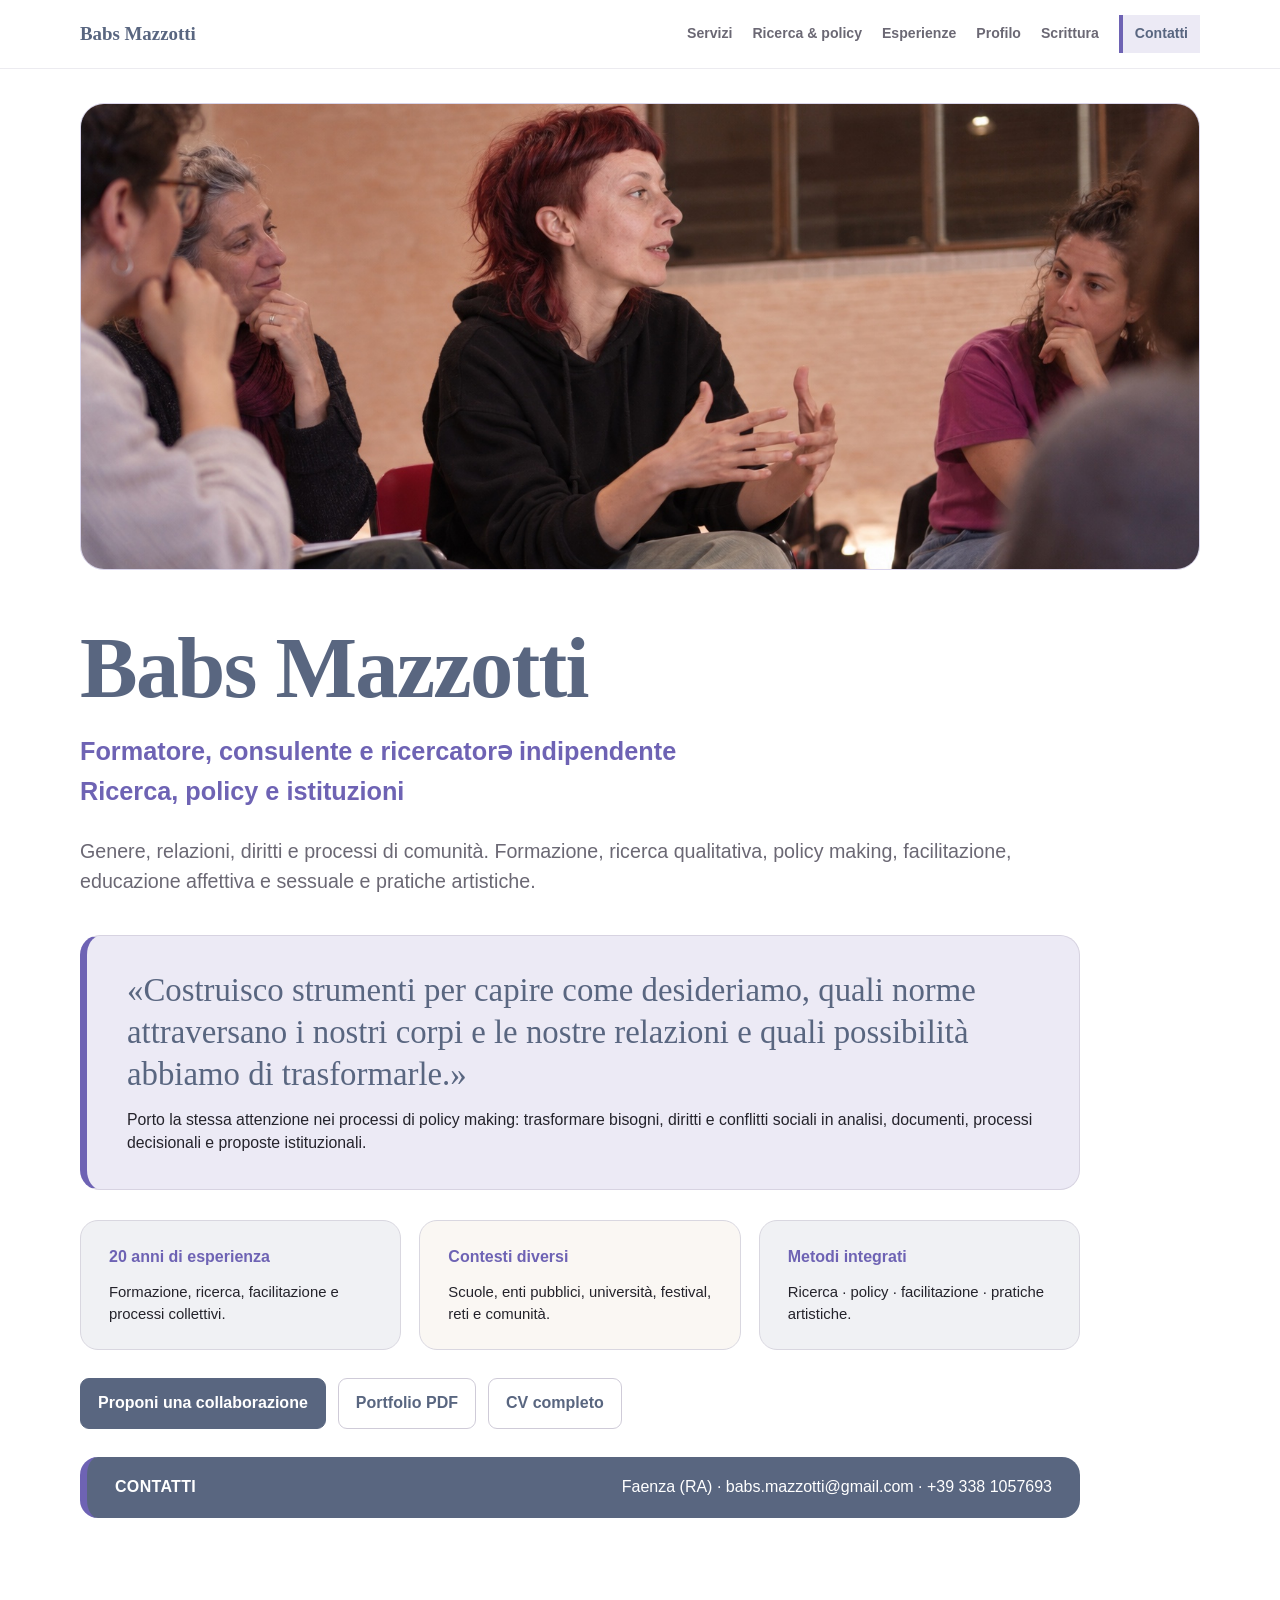
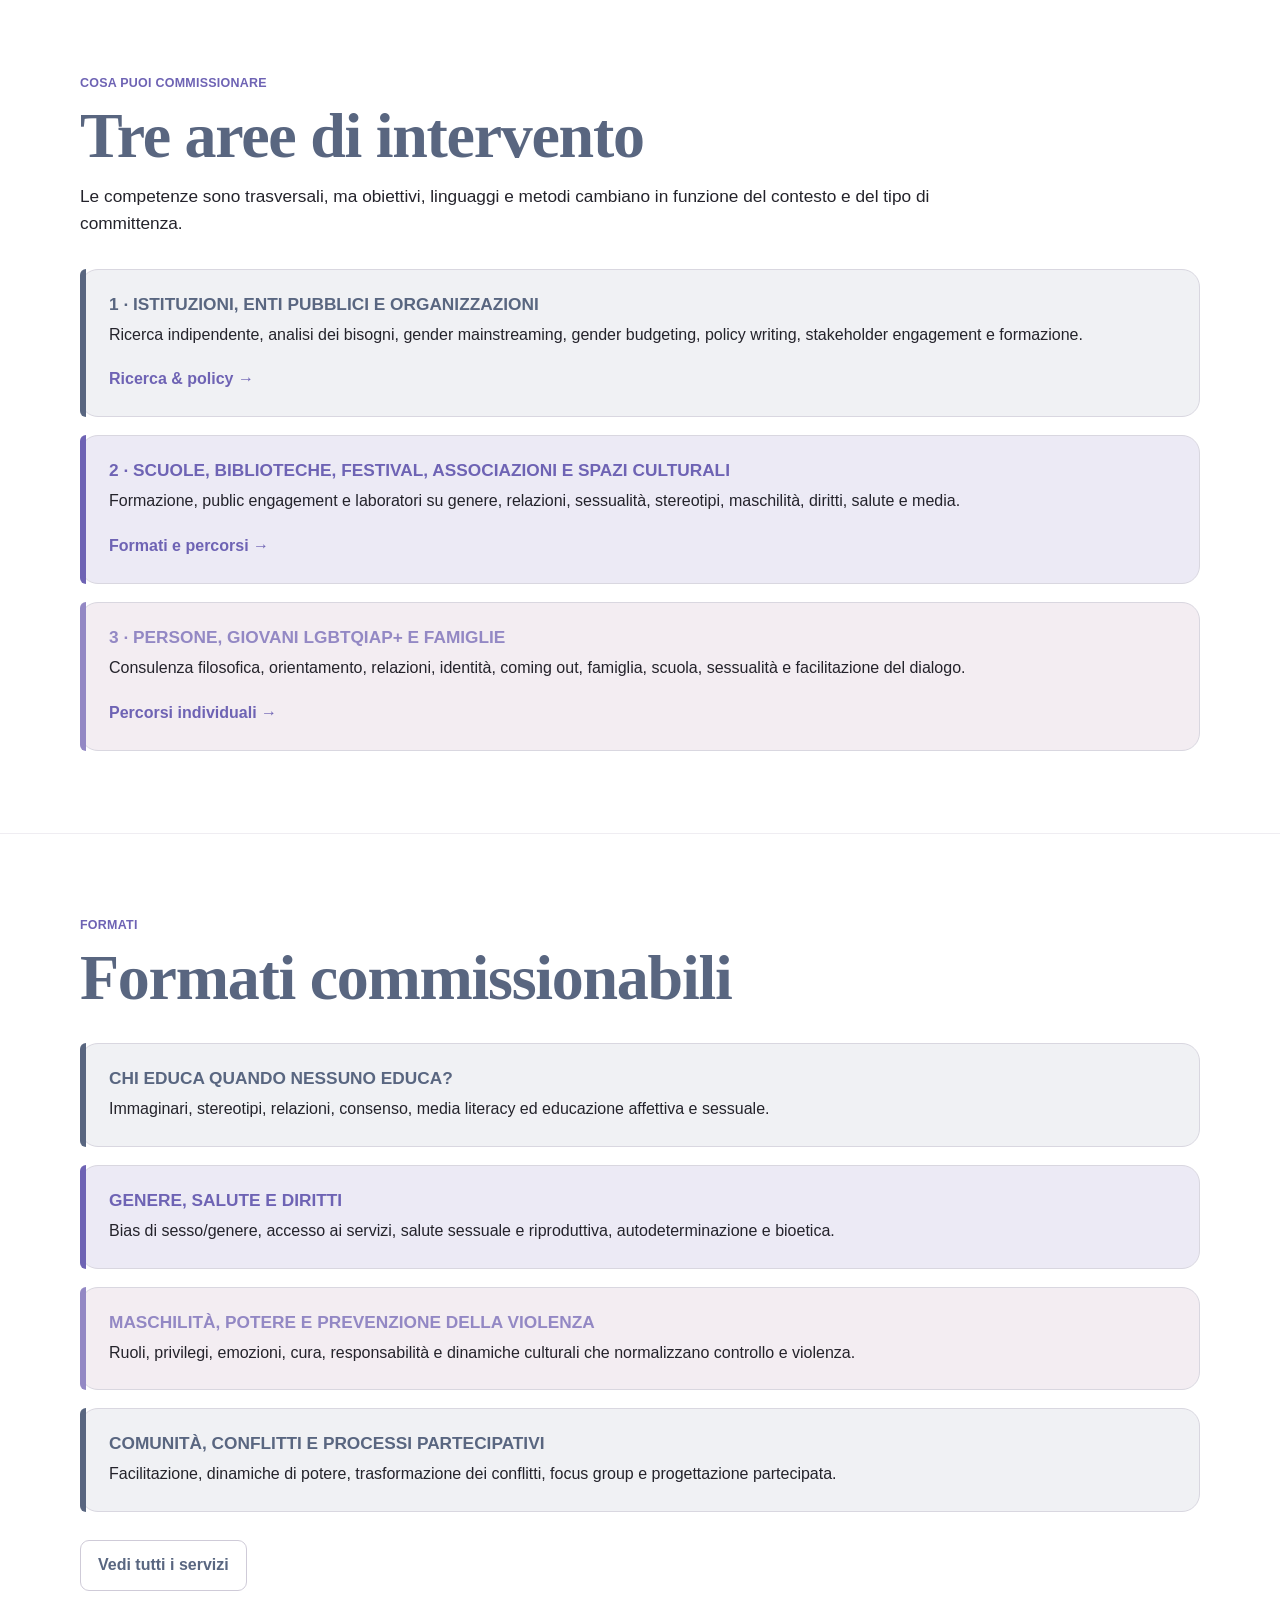
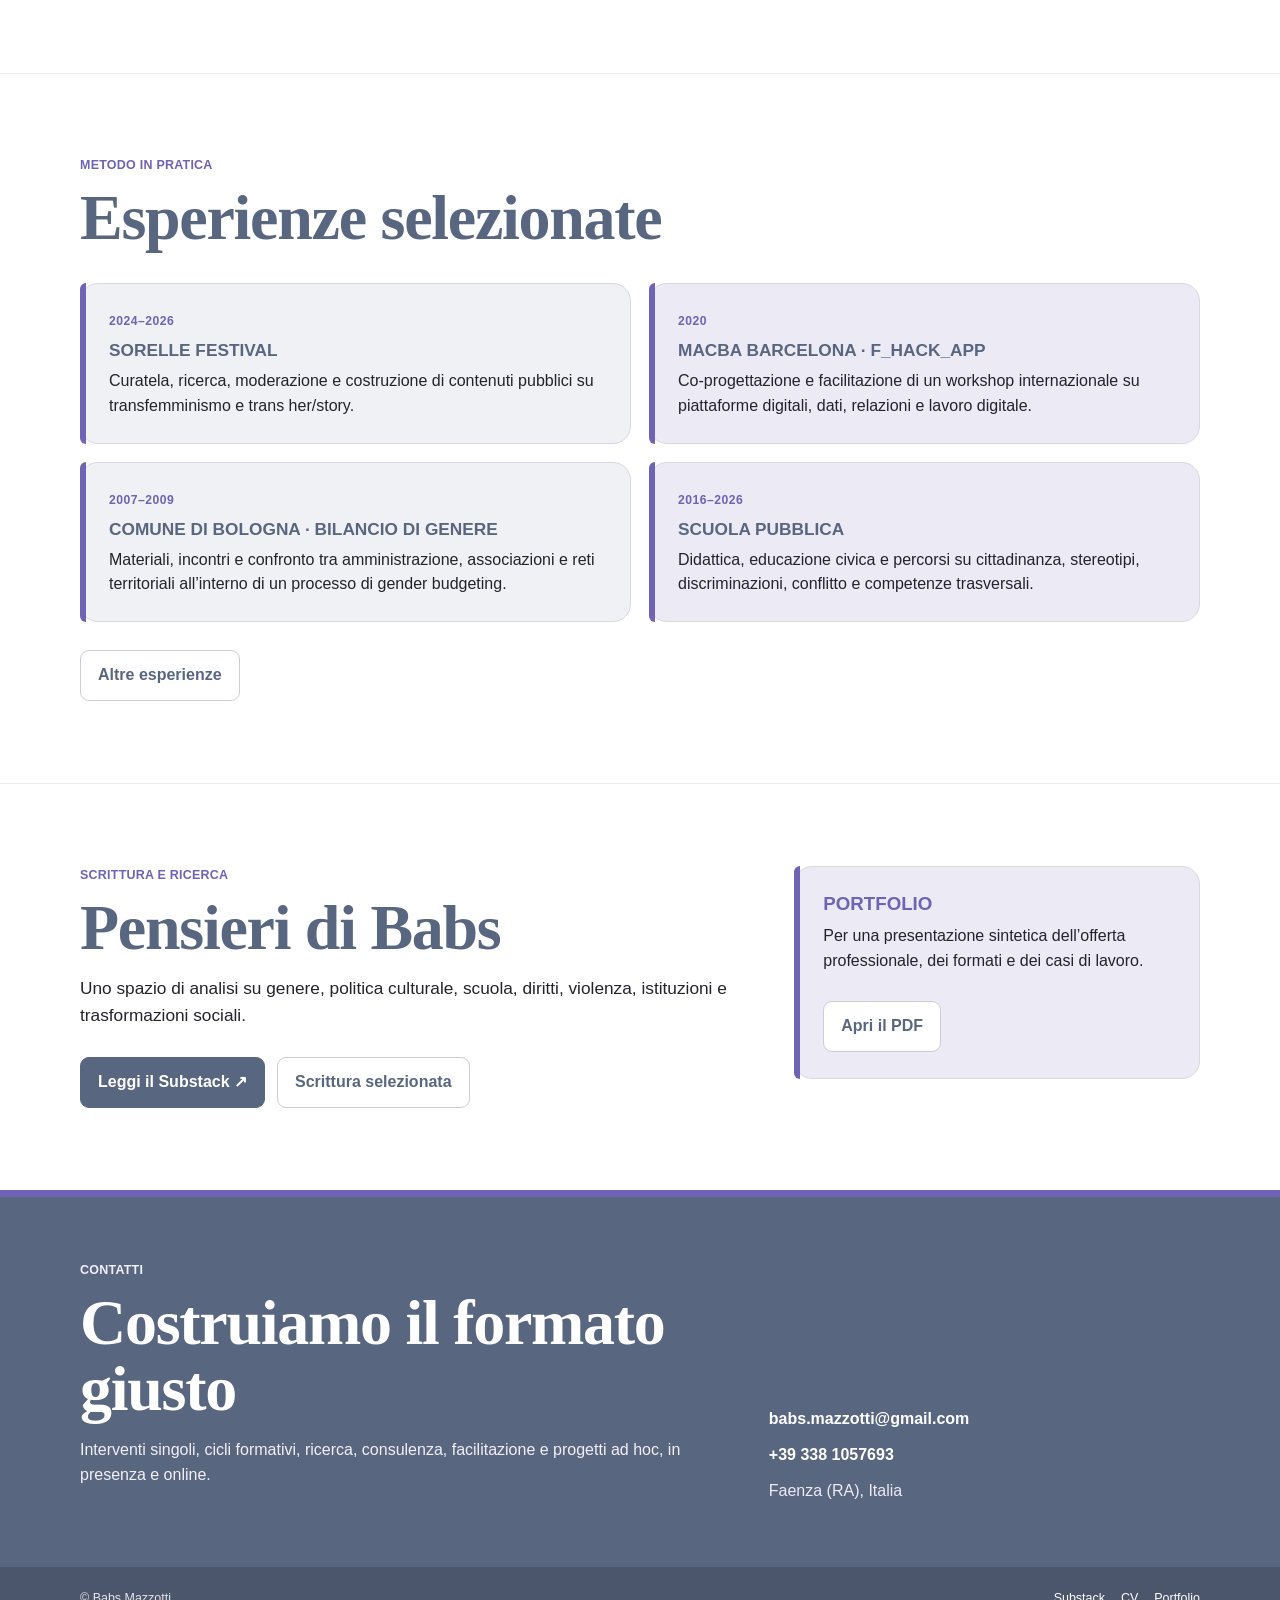
<file: index.html>
<!doctype html><html lang="it"><head>
<meta charset="utf-8"><meta name="viewport" content="width=device-width,initial-scale=1">
<title>Babs Mazzotti — Formazione, ricerca, policy e facilitazione</title>
<meta name="description" content="Babs Mazzotti: formazione, ricerca qualitativa, policy, facilitazione e progettazione culturale su genere, relazioni, diritti e processi di comunità.">
<meta name="theme-color" content="#6e63b4"><link rel="canonical" href="https://babsmazzotti.it/">
<meta property="og:title" content="Babs Mazzotti — Formazione, ricerca, policy e facilitazione"><meta property="og:description" content="Genere, relazioni, diritti e processi di comunità."><meta property="og:type" content="website"><meta property="og:url" content="https://babsmazzotti.it/"><meta property="og:image" content="https://babsmazzotti.it/assets/hero.jpg">
<link rel="stylesheet" href="styles.css">
<script type="application/ld+json">{"@context":"https://schema.org","@type":"Person","name":"Babs Mazzotti","url":"https://babsmazzotti.it","email":"mailto:babs.mazzotti@gmail.com","jobTitle":"Formazione, ricerca, policy e facilitazione","address":{"@type":"PostalAddress","addressLocality":"Faenza","addressRegion":"RA","addressCountry":"IT"},"sameAs":["https://babsmazzotti.substack.com"]}</script>
</head><body>
<a class="skip-link" href="#main">Vai al contenuto</a>
<header class="site-header"><div class="wrap nav-wrap"><a class="brand" href="index.html">Babs Mazzotti</a><nav class="main-nav" aria-label="Navigazione principale"><a href="servizi.html">Servizi</a><a href="ricerca-policy.html">Ricerca &amp; policy</a><a href="esperienze.html">Esperienze</a><a href="profilo.html">Profilo</a><a href="scrittura.html">Scrittura</a><a class="nav-cta" href="contatti.html">Contatti</a></nav></div></header>
<main id="main">
<section class="hero"><div class="wrap"><figure class="hero-image"><img src="assets/hero.jpg" alt="Scena di un laboratorio partecipativo in uno spazio ad archi"></figure><div class="hero-copy"><h1>Babs Mazzotti</h1><p class="hero-role">Formatore, consulente e ricercatorə indipendente</p><p class="hero-role">Ricerca, policy e istituzioni</p><p class="hero-lead">Genere, relazioni, diritti e processi di comunità. Formazione, ricerca qualitativa, policy making, facilitazione, educazione affettiva e sessuale e pratiche artistiche.</p><blockquote class="quote"><span class="quote-main">«Costruisco strumenti per capire come desideriamo, quali norme attraversano i nostri corpi e le nostre relazioni e quali possibilità abbiamo di trasformarle.»</span><span class="quote-note">Porto la stessa attenzione nei processi di policy making: trasformare bisogni, diritti e conflitti sociali in analisi, documenti, processi decisionali e proposte istituzionali.</span></blockquote><div class="trust-strip"><div><strong>20 anni di esperienza</strong><span>Formazione, ricerca, facilitazione e processi collettivi.</span></div><div><strong>Contesti diversi</strong><span>Scuole, enti pubblici, università, festival, reti e comunità.</span></div><div><strong>Metodi integrati</strong><span>Ricerca · policy · facilitazione · pratiche artistiche.</span></div></div><div class="actions"><a class="button primary" href="contatti.html">Proponi una collaborazione</a><a class="button secondary" href="docs/Babs_Mazzotti_Portfolio.pdf">Portfolio PDF</a><a class="button secondary" href="cv.html">CV completo</a></div><div class="cover-contact"><strong>Contatti</strong><span>Faenza (RA) · <a href="mailto:babs.mazzotti@gmail.com">babs.mazzotti@gmail.com</a> · <a href="tel:+393381057693">+39 338 1057693</a></span></div></div></div></section>
<section class="section"><div class="wrap"><p class="eyebrow">Cosa puoi commissionare</p><h2>Tre aree di intervento</h2><p class="section-intro">Le competenze sono trasversali, ma obiettivi, linguaggi e metodi cambiano in funzione del contesto e del tipo di committenza.</p><div class="grid three editorial-list"><article class="card slate"><h3>1 · Istituzioni, enti pubblici e organizzazioni</h3><p>Ricerca indipendente, analisi dei bisogni, gender mainstreaming, gender budgeting, policy writing, stakeholder engagement e formazione.</p><a class="card-link" href="ricerca-policy.html">Ricerca &amp; policy →</a></article><article class="card violet"><h3>2 · Scuole, biblioteche, festival, associazioni e spazi culturali</h3><p>Formazione, public engagement e laboratori su genere, relazioni, sessualità, stereotipi, maschilità, diritti, salute e media.</p><a class="card-link" href="servizi.html">Formati e percorsi →</a></article><article class="card rose"><h3>3 · Persone, giovani LGBTQIAP+ e famiglie</h3><p>Consulenza filosofica, orientamento, relazioni, identità, coming out, famiglia, scuola, sessualità e facilitazione del dialogo.</p><a class="card-link" href="servizi.html#persone">Percorsi individuali →</a></article></div></div></section>
<section class="section soft"><div class="wrap"><p class="eyebrow">Formati</p><h2>Formati commissionabili</h2><div class="grid two"><article class="card slate"><h3>Chi educa quando nessuno educa?</h3><p>Immaginari, stereotipi, relazioni, consenso, media literacy ed educazione affettiva e sessuale.</p></article><article class="card violet"><h3>Genere, salute e diritti</h3><p>Bias di sesso/genere, accesso ai servizi, salute sessuale e riproduttiva, autodeterminazione e bioetica.</p></article><article class="card rose"><h3>Maschilità, potere e prevenzione della violenza</h3><p>Ruoli, privilegi, emozioni, cura, responsabilità e dinamiche culturali che normalizzano controllo e violenza.</p></article><article class="card slate"><h3>Comunità, conflitti e processi partecipativi</h3><p>Facilitazione, dinamiche di potere, trasformazione dei conflitti, focus group e progettazione partecipata.</p></article></div><div class="actions"><a class="button secondary" href="servizi.html">Vedi tutti i servizi</a></div></div></section>
<section class="section"><div class="wrap"><p class="eyebrow">Metodo in pratica</p><h2>Esperienze selezionate</h2><div class="case-list"><article class="case"><time>2024–2026</time><h3>Sorelle Festival</h3><p>Curatela, ricerca, moderazione e costruzione di contenuti pubblici su transfemminismo e trans her/story.</p></article><article class="case"><time>2020</time><h3>MACBA Barcelona · F_Hack_App</h3><p>Co-progettazione e facilitazione di un workshop internazionale su piattaforme digitali, dati, relazioni e lavoro digitale.</p></article><article class="case"><time>2007–2009</time><h3>Comune di Bologna · Bilancio di genere</h3><p>Materiali, incontri e confronto tra amministrazione, associazioni e reti territoriali all’interno di un processo di gender budgeting.</p></article><article class="case"><time>2016–2026</time><h3>Scuola pubblica</h3><p>Didattica, educazione civica e percorsi su cittadinanza, stereotipi, discriminazioni, conflitto e competenze trasversali.</p></article></div><div class="actions"><a class="button secondary" href="esperienze.html">Altre esperienze</a></div></div></section>
<section class="section pearl"><div class="wrap split"><div><p class="eyebrow">Scrittura e ricerca</p><h2>Pensieri di Babs</h2><p class="section-intro">Uno spazio di analisi su genere, politica culturale, scuola, diritti, violenza, istituzioni e trasformazioni sociali.</p><div class="actions"><a class="button primary" href="https://babsmazzotti.substack.com" target="_blank" rel="noopener">Leggi il Substack ↗</a><a class="button secondary" href="scrittura.html">Scrittura selezionata</a></div></div><aside class="sidebox"><h3>Portfolio</h3><p>Per una presentazione sintetica dell’offerta professionale, dei formati e dei casi di lavoro.</p><div class="actions"><a class="button secondary" href="docs/Babs_Mazzotti_Portfolio.pdf">Apri il PDF</a></div></aside></div></section>
</main>
<section class="contact-band"><div class="wrap contact-grid"><div><p class="eyebrow light">Contatti</p><h2>Costruiamo il formato giusto</h2><p>Interventi singoli, cicli formativi, ricerca, consulenza, facilitazione e progetti ad hoc, in presenza e online.</p></div><div class="contact-links"><a href="mailto:babs.mazzotti@gmail.com">babs.mazzotti@gmail.com</a><a href="tel:+393381057693">+39 338 1057693</a><span>Faenza (RA), Italia</span></div></div></section>
<footer class="site-footer"><div class="wrap footer-wrap"><span>© Babs Mazzotti</span><div class="footer-links"><a href="https://babsmazzotti.substack.com" target="_blank" rel="noopener">Substack</a><a href="cv.html">CV</a><a href="docs/Babs_Mazzotti_Portfolio.pdf">Portfolio</a></div></div></footer>
</body></html>
</file>
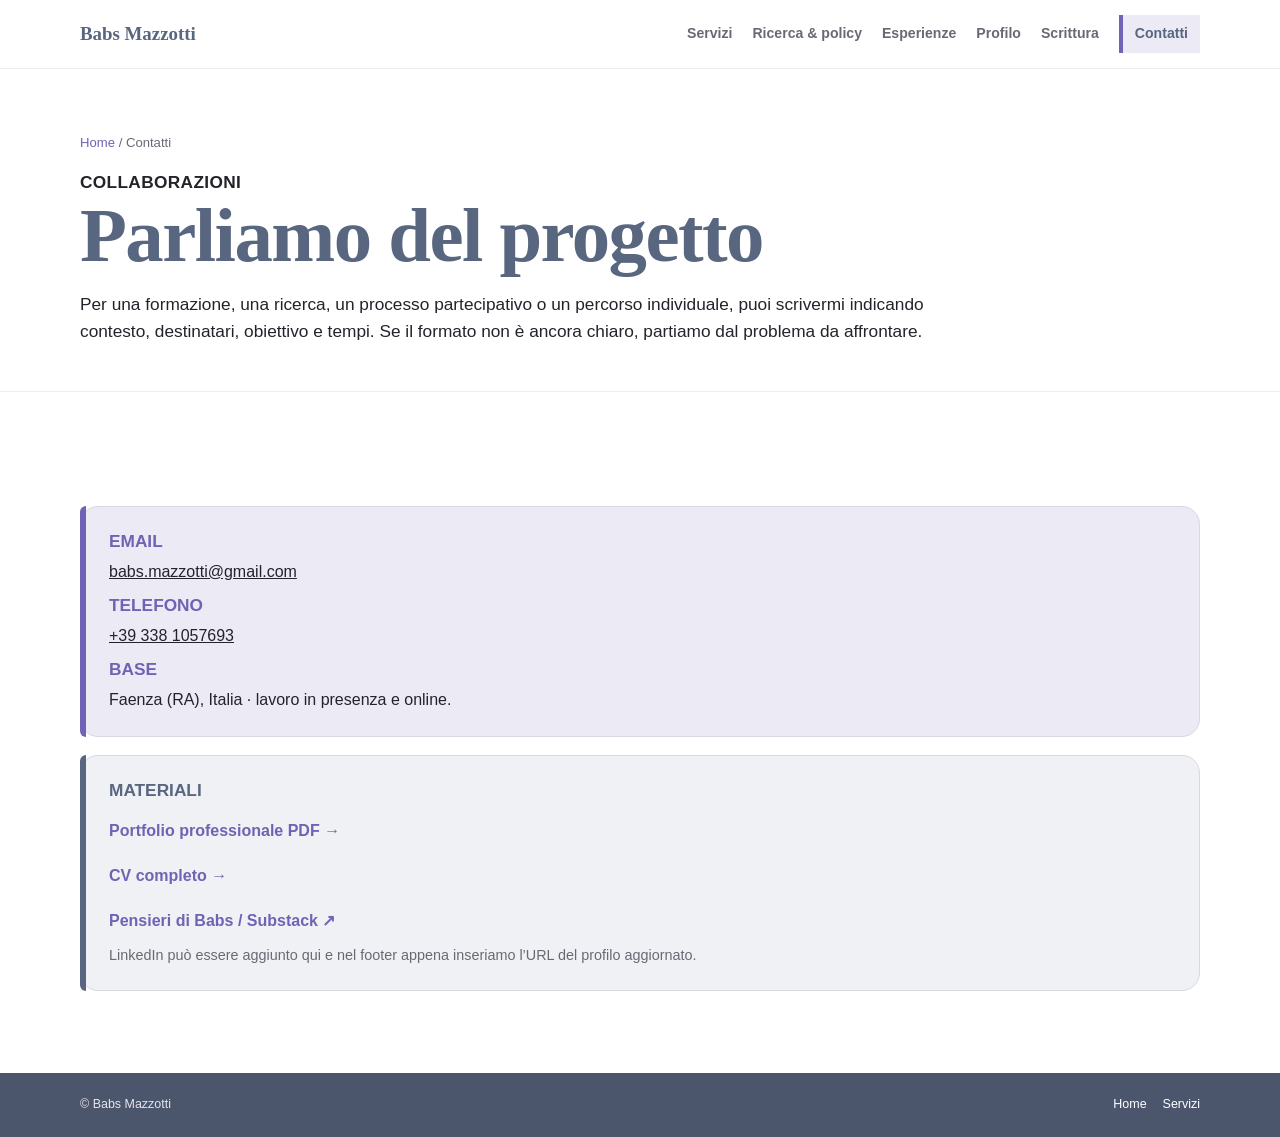
<file: contatti.html>
<!doctype html><html lang="it"><head><meta charset="utf-8"><meta name="viewport" content="width=device-width,initial-scale=1"><title>Contatti — Babs Mazzotti</title><meta name="description" content="Contatti professionali di Babs Mazzotti per formazione, ricerca, policy, facilitazione e consulenza."><link rel="canonical" href="https://babsmazzotti.it/contatti.html"><link rel="stylesheet" href="styles.css"></head><body><a class="skip-link" href="#main">Vai al contenuto</a><header class="site-header"><div class="wrap nav-wrap"><a class="brand" href="index.html">Babs Mazzotti</a><nav class="main-nav"><a href="servizi.html">Servizi</a><a href="ricerca-policy.html">Ricerca &amp; policy</a><a href="esperienze.html">Esperienze</a><a href="profilo.html">Profilo</a><a href="scrittura.html">Scrittura</a><a aria-current="page" class="nav-cta" href="contatti.html">Contatti</a></nav></div></header><main id="main"><section class="page-hero"><div class="wrap"><div class="breadcrumb"><a href="index.html">Home</a> / Contatti</div><p class="eyebrow">Collaborazioni</p><h1>Parliamo del progetto</h1><p>Per una formazione, una ricerca, un processo partecipativo o un percorso individuale, puoi scrivermi indicando contesto, destinatari, obiettivo e tempi. Se il formato non è ancora chiaro, partiamo dal problema da affrontare.</p></div></section><section class="section"><div class="wrap grid two"><article class="card violet"><h3>Email</h3><p><a href="mailto:babs.mazzotti@gmail.com">babs.mazzotti@gmail.com</a></p><h3>Telefono</h3><p><a href="tel:+393381057693">+39 338 1057693</a></p><h3>Base</h3><p>Faenza (RA), Italia · lavoro in presenza e online.</p></article><article class="card"><h3>Materiali</h3><p><a class="card-link" href="docs/Babs_Mazzotti_Portfolio.pdf">Portfolio professionale PDF →</a></p><p><a class="card-link" href="cv.html">CV completo →</a></p><p><a class="card-link" href="https://babsmazzotti.substack.com" target="_blank" rel="noopener">Pensieri di Babs / Substack ↗</a></p><p class="small">LinkedIn può essere aggiunto qui e nel footer appena inseriamo l’URL del profilo aggiornato.</p></article></div></section></main><footer class="site-footer"><div class="wrap footer-wrap"><span>© Babs Mazzotti</span><div class="footer-links"><a href="index.html">Home</a><a href="servizi.html">Servizi</a></div></div></footer></body></html>
</file>
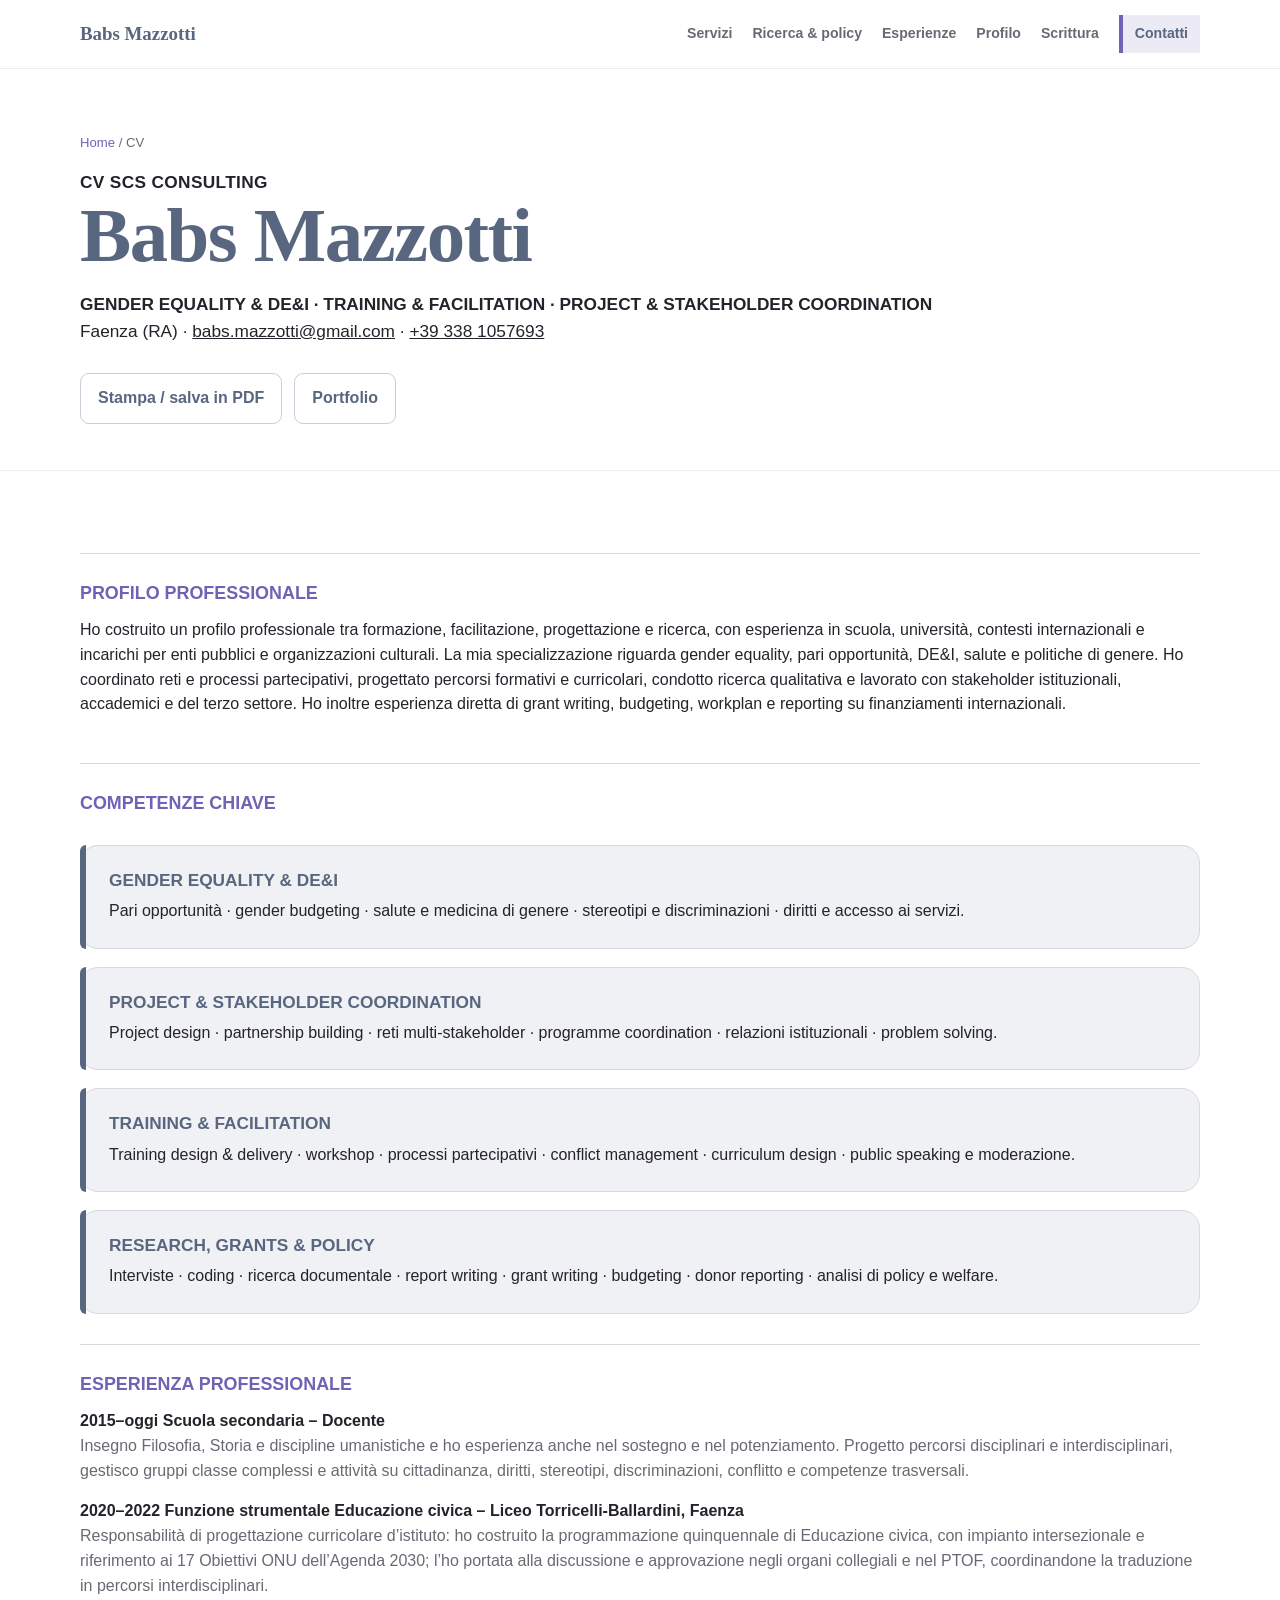
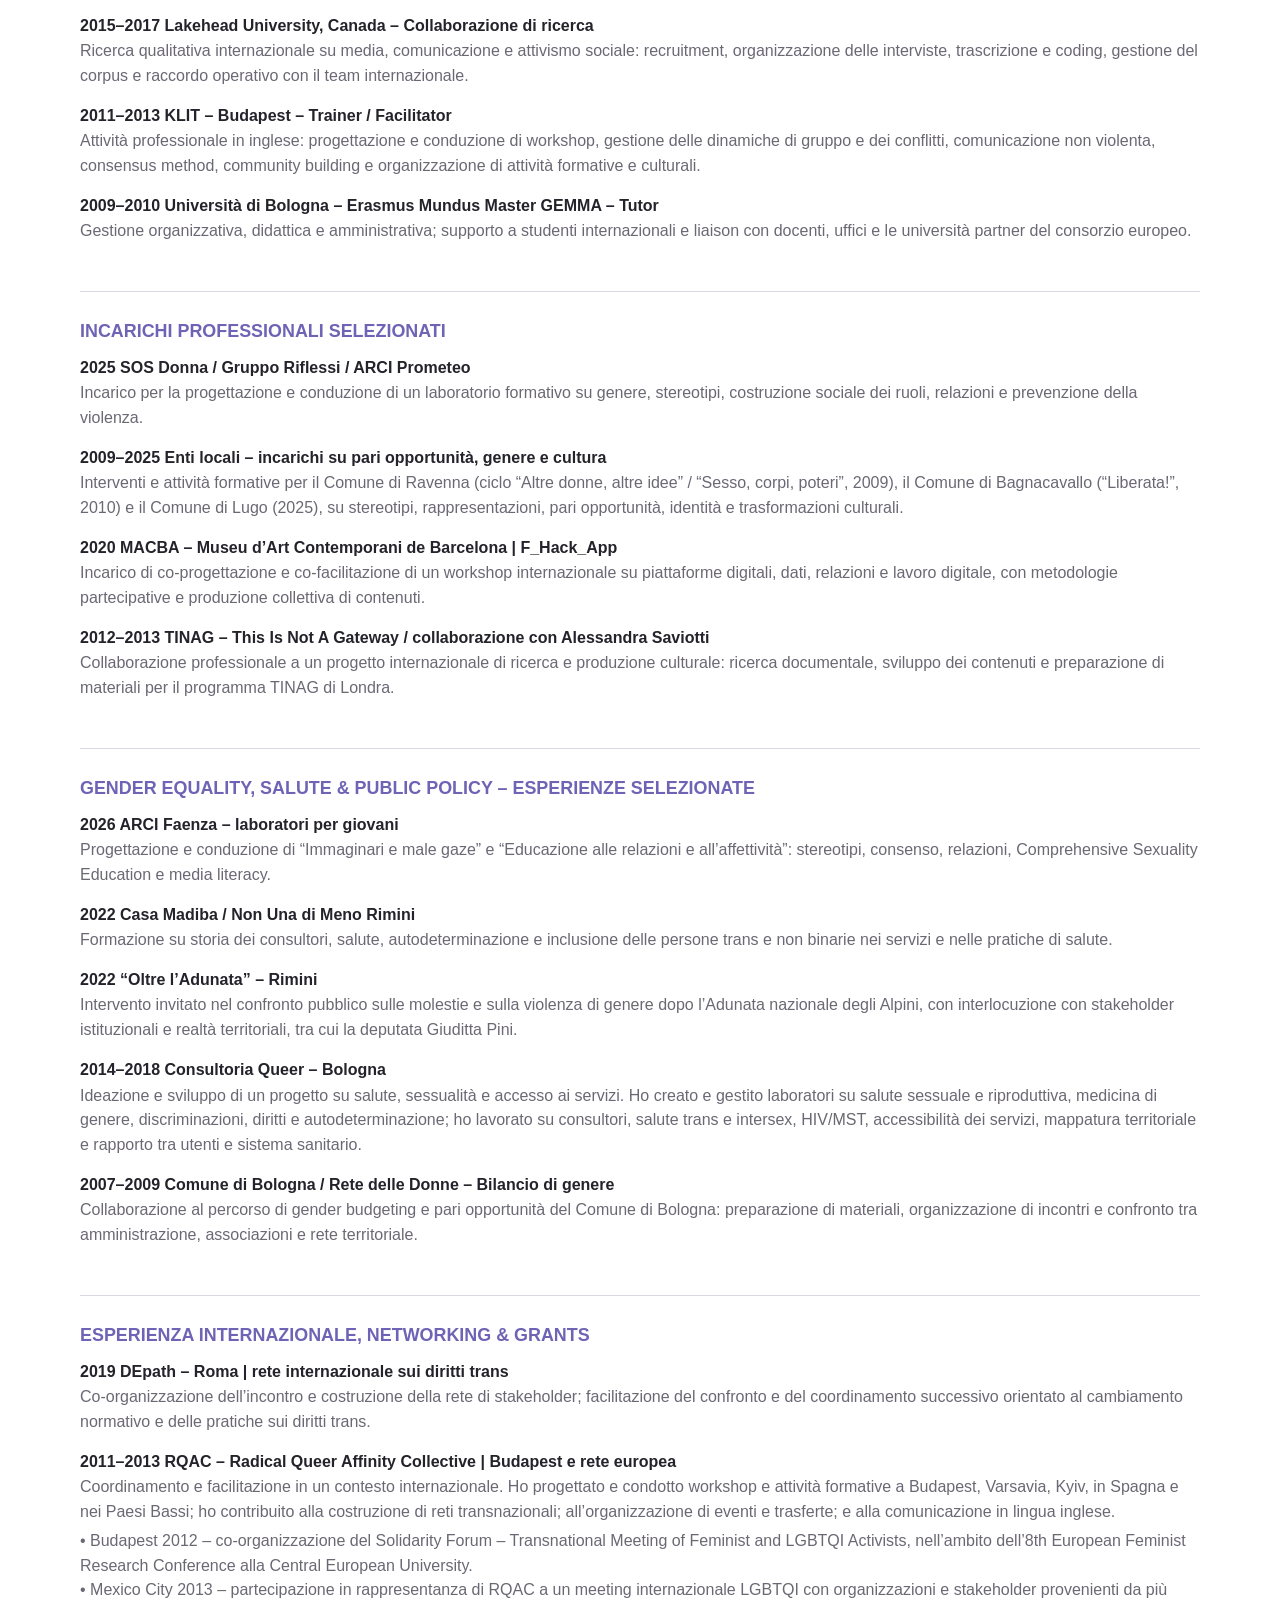
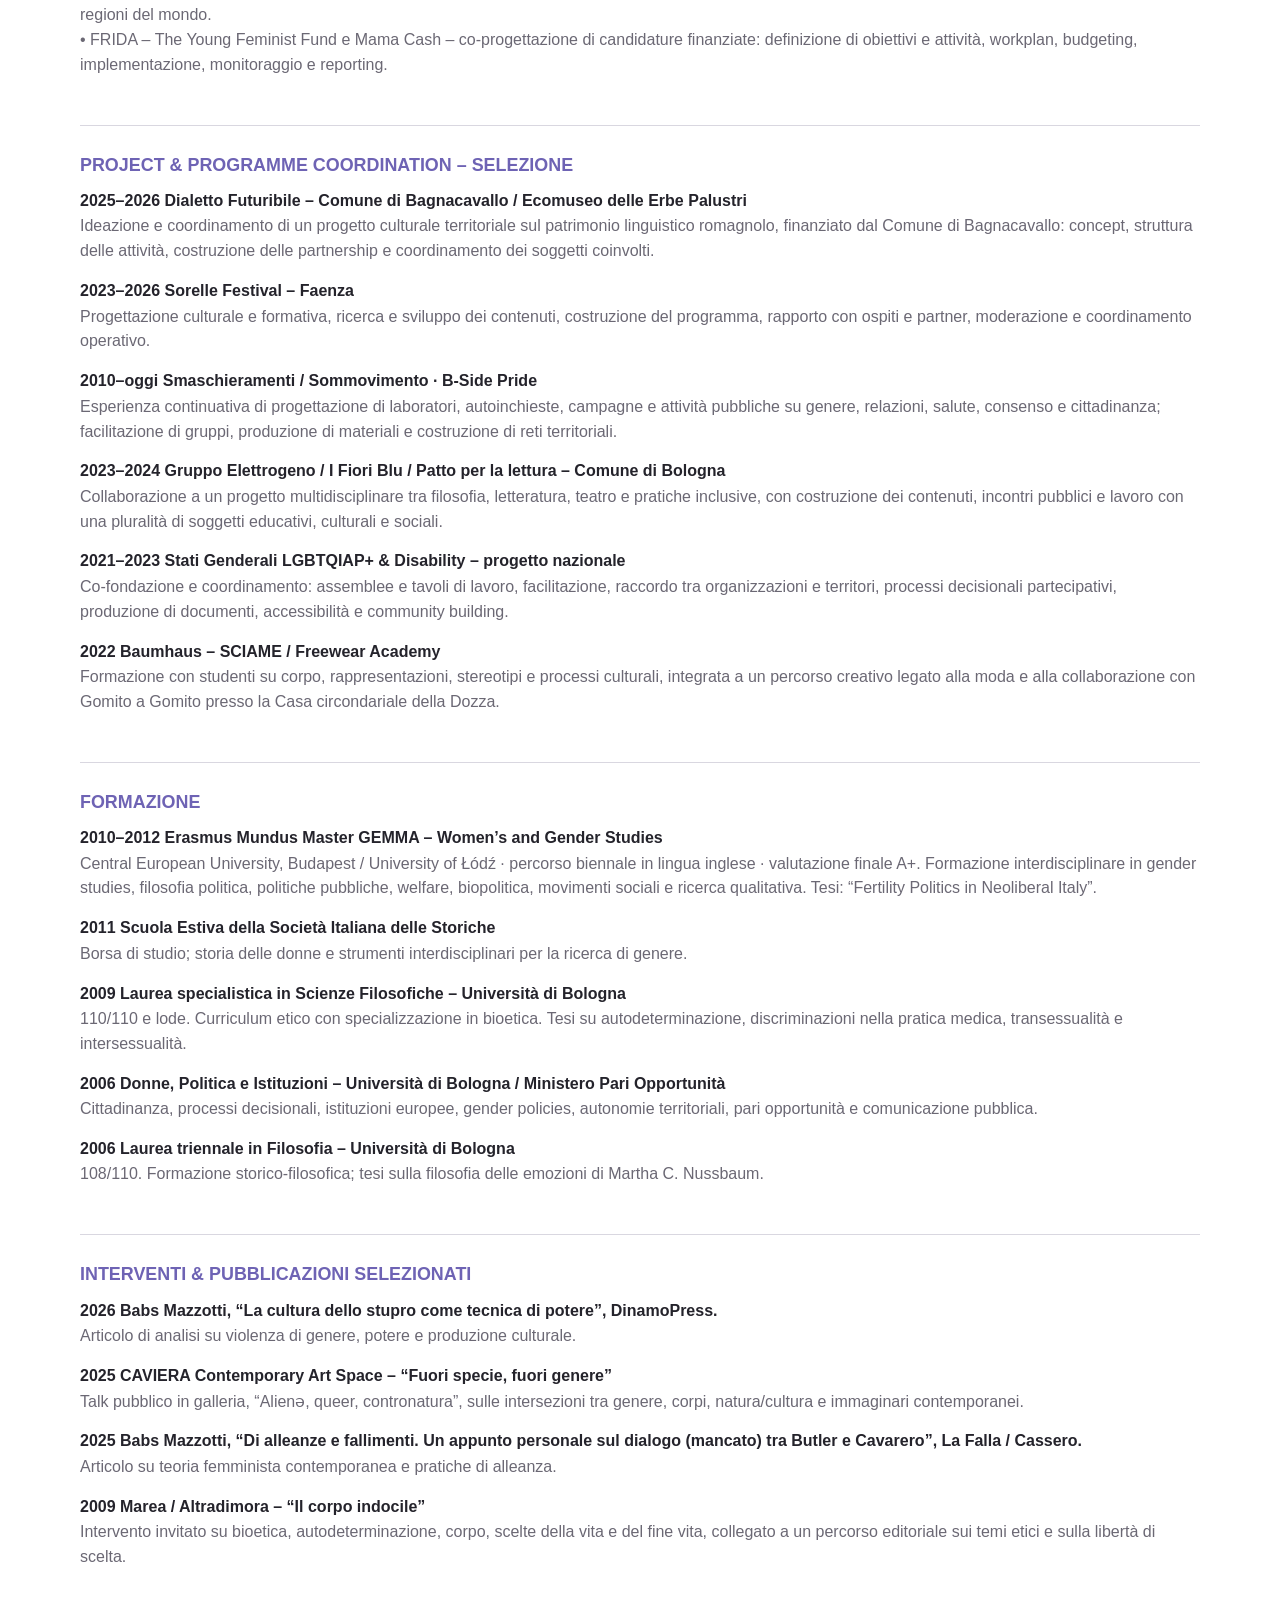
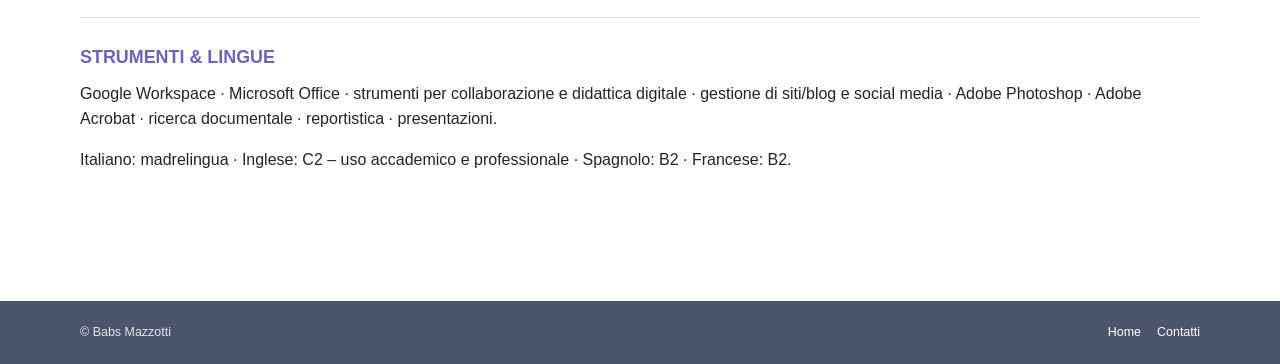
<file: cv.html>
<!doctype html><html lang="it"><head><meta charset="utf-8"><meta name="viewport" content="width=device-width,initial-scale=1"><title>CV completo — Babs Mazzotti</title><meta name="description" content="Curriculum completo di Babs Mazzotti."><meta name="robots" content="index,follow"><link rel="canonical" href="https://babsmazzotti.it/cv.html"><link rel="stylesheet" href="styles.css"></head><body><a class="skip-link" href="#main">Vai al contenuto</a><header class="site-header"><div class="wrap nav-wrap"><a class="brand" href="index.html">Babs Mazzotti</a><nav class="main-nav"><a href="servizi.html">Servizi</a><a href="ricerca-policy.html">Ricerca &amp; policy</a><a href="esperienze.html">Esperienze</a><a href="profilo.html">Profilo</a><a href="scrittura.html">Scrittura</a><a class="nav-cta" href="contatti.html">Contatti</a></nav></div></header><main id="main"><section class="page-hero"><div class="wrap"><div class="breadcrumb"><a href="index.html">Home</a> / CV</div><p class="eyebrow">CV SCS Consulting</p><h1>Babs Mazzotti</h1><p><strong>GENDER EQUALITY &amp; DE&amp;I · TRAINING &amp; FACILITATION · PROJECT &amp; STAKEHOLDER COORDINATION</strong><br>Faenza (RA) · <a href="mailto:babs.mazzotti@gmail.com">babs.mazzotti@gmail.com</a> · <a href="tel:+393381057693">+39 338 1057693</a></p><div class="actions"><a class="button secondary" href="javascript:window.print()">Stampa / salva in PDF</a><a class="button secondary" href="docs/Babs_Mazzotti_Portfolio.pdf">Portfolio</a></div></div></section><section class="section"><div class="wrap">
<section class="cv-section"><h2>Profilo professionale</h2><p>Ho costruito un profilo professionale tra formazione, facilitazione, progettazione e ricerca, con esperienza in scuola, università, contesti internazionali e incarichi per enti pubblici e organizzazioni culturali. La mia specializzazione riguarda gender equality, pari opportunità, DE&amp;I, salute e politiche di genere. Ho coordinato reti e processi partecipativi, progettato percorsi formativi e curricolari, condotto ricerca qualitativa e lavorato con stakeholder istituzionali, accademici e del terzo settore. Ho inoltre esperienza diretta di grant writing, budgeting, workplan e reporting su finanziamenti internazionali.</p></section>
<section class="cv-section"><h2>Competenze chiave</h2><div class="grid two"><article class="card"><h3>GENDER EQUALITY &amp; DE&amp;I</h3><p>Pari opportunità · gender budgeting · salute e medicina di genere · stereotipi e discriminazioni · diritti e accesso ai servizi.</p></article><article class="card"><h3>PROJECT &amp; STAKEHOLDER COORDINATION</h3><p>Project design · partnership building · reti multi-stakeholder · programme coordination · relazioni istituzionali · problem solving.</p></article><article class="card"><h3>TRAINING &amp; FACILITATION</h3><p>Training design &amp; delivery · workshop · processi partecipativi · conflict management · curriculum design · public speaking e moderazione.</p></article><article class="card"><h3>RESEARCH, GRANTS &amp; POLICY</h3><p>Interviste · coding · ricerca documentale · report writing · grant writing · budgeting · donor reporting · analisi di policy e welfare.</p></article></div></section>
<section class="cv-section"><h2>Esperienza professionale</h2><div class="cv-item"><h3>2015–oggi Scuola secondaria – Docente</h3><p>Insegno Filosofia, Storia e discipline umanistiche e ho esperienza anche nel sostegno e nel potenziamento. Progetto percorsi disciplinari e interdisciplinari, gestisco gruppi classe complessi e attività su cittadinanza, diritti, stereotipi, discriminazioni, conflitto e competenze trasversali.</p></div><div class="cv-item"><h3>2020–2022 Funzione strumentale Educazione civica – Liceo Torricelli-Ballardini, Faenza</h3><p>Responsabilità di progettazione curricolare d’istituto: ho costruito la programmazione quinquennale di Educazione civica, con impianto intersezionale e riferimento ai 17 Obiettivi ONU dell’Agenda 2030; l’ho portata alla discussione e approvazione negli organi collegiali e nel PTOF, coordinandone la traduzione in percorsi interdisciplinari.</p></div><div class="cv-item"><h3>2015–2017 Lakehead University, Canada – Collaborazione di ricerca</h3><p>Ricerca qualitativa internazionale su media, comunicazione e attivismo sociale: recruitment, organizzazione delle interviste, trascrizione e coding, gestione del corpus e raccordo operativo con il team internazionale.</p></div><div class="cv-item"><h3>2011–2013 KLIT – Budapest – Trainer / Facilitator</h3><p>Attività professionale in inglese: progettazione e conduzione di workshop, gestione delle dinamiche di gruppo e dei conflitti, comunicazione non violenta, consensus method, community building e organizzazione di attività formative e culturali.</p></div><div class="cv-item"><h3>2009–2010 Università di Bologna – Erasmus Mundus Master GEMMA – Tutor</h3><p>Gestione organizzativa, didattica e amministrativa; supporto a studenti internazionali e liaison con docenti, uffici e le università partner del consorzio europeo.</p></div></section>
<section class="cv-section"><h2>Incarichi professionali selezionati</h2><div class="cv-item"><h3>2025 SOS Donna / Gruppo Riflessi / ARCI Prometeo</h3><p>Incarico per la progettazione e conduzione di un laboratorio formativo su genere, stereotipi, costruzione sociale dei ruoli, relazioni e prevenzione della violenza.</p></div><div class="cv-item"><h3>2009–2025 Enti locali – incarichi su pari opportunità, genere e cultura</h3><p>Interventi e attività formative per il Comune di Ravenna (ciclo “Altre donne, altre idee” / “Sesso, corpi, poteri”, 2009), il Comune di Bagnacavallo (“Liberata!”, 2010) e il Comune di Lugo (2025), su stereotipi, rappresentazioni, pari opportunità, identità e trasformazioni culturali.</p></div><div class="cv-item"><h3>2020 MACBA – Museu d’Art Contemporani de Barcelona | F_Hack_App</h3><p>Incarico di co-progettazione e co-facilitazione di un workshop internazionale su piattaforme digitali, dati, relazioni e lavoro digitale, con metodologie partecipative e produzione collettiva di contenuti.</p></div><div class="cv-item"><h3>2012–2013 TINAG – This Is Not A Gateway / collaborazione con Alessandra Saviotti</h3><p>Collaborazione professionale a un progetto internazionale di ricerca e produzione culturale: ricerca documentale, sviluppo dei contenuti e preparazione di materiali per il programma TINAG di Londra.</p></div></section>
<section class="cv-section"><h2>Gender equality, salute &amp; public policy – esperienze selezionate</h2><div class="cv-item"><h3>2026 ARCI Faenza – laboratori per giovani</h3><p>Progettazione e conduzione di “Immaginari e male gaze” e “Educazione alle relazioni e all’affettività”: stereotipi, consenso, relazioni, Comprehensive Sexuality Education e media literacy.</p></div><div class="cv-item"><h3>2022 Casa Madiba / Non Una di Meno Rimini</h3><p>Formazione su storia dei consultori, salute, autodeterminazione e inclusione delle persone trans e non binarie nei servizi e nelle pratiche di salute.</p></div><div class="cv-item"><h3>2022 “Oltre l’Adunata” – Rimini</h3><p>Intervento invitato nel confronto pubblico sulle molestie e sulla violenza di genere dopo l’Adunata nazionale degli Alpini, con interlocuzione con stakeholder istituzionali e realtà territoriali, tra cui la deputata Giuditta Pini.</p></div><div class="cv-item"><h3>2014–2018 Consultoria Queer – Bologna</h3><p>Ideazione e sviluppo di un progetto su salute, sessualità e accesso ai servizi. Ho creato e gestito laboratori su salute sessuale e riproduttiva, medicina di genere, discriminazioni, diritti e autodeterminazione; ho lavorato su consultori, salute trans e intersex, HIV/MST, accessibilità dei servizi, mappatura territoriale e rapporto tra utenti e sistema sanitario.</p></div><div class="cv-item"><h3>2007–2009 Comune di Bologna / Rete delle Donne – Bilancio di genere</h3><p>Collaborazione al percorso di gender budgeting e pari opportunità del Comune di Bologna: preparazione di materiali, organizzazione di incontri e confronto tra amministrazione, associazioni e rete territoriale.</p></div></section>
<section class="cv-section"><h2>Esperienza internazionale, networking &amp; grants</h2><div class="cv-item"><h3>2019 DEpath – Roma | rete internazionale sui diritti trans</h3><p>Co-organizzazione dell’incontro e costruzione della rete di stakeholder; facilitazione del confronto e del coordinamento successivo orientato al cambiamento normativo e delle pratiche sui diritti trans.</p></div><div class="cv-item"><h3>2011–2013 RQAC – Radical Queer Affinity Collective | Budapest e rete europea</h3><p>Coordinamento e facilitazione in un contesto internazionale. Ho progettato e condotto workshop e attività formative a Budapest, Varsavia, Kyiv, in Spagna e nei Paesi Bassi; ho contribuito alla costruzione di reti transnazionali; all’organizzazione di eventi e trasferte; e alla comunicazione in lingua inglese.</p><p>• Budapest 2012 – co-organizzazione del Solidarity Forum – Transnational Meeting of Feminist and LGBTQI Activists, nell’ambito dell’8th European Feminist Research Conference alla Central European University.<br>• Mexico City 2013 – partecipazione in rappresentanza di RQAC a un meeting internazionale LGBTQI con organizzazioni e stakeholder provenienti da più regioni del mondo.<br>• FRIDA – The Young Feminist Fund e Mama Cash – co-progettazione di candidature finanziate: definizione di obiettivi e attività, workplan, budgeting, implementazione, monitoraggio e reporting.</p></div></section>
<section class="cv-section"><h2>Project &amp; programme coordination – selezione</h2><div class="cv-item"><h3>2025–2026 Dialetto Futuribile – Comune di Bagnacavallo / Ecomuseo delle Erbe Palustri</h3><p>Ideazione e coordinamento di un progetto culturale territoriale sul patrimonio linguistico romagnolo, finanziato dal Comune di Bagnacavallo: concept, struttura delle attività, costruzione delle partnership e coordinamento dei soggetti coinvolti.</p></div><div class="cv-item"><h3>2023–2026 Sorelle Festival – Faenza</h3><p>Progettazione culturale e formativa, ricerca e sviluppo dei contenuti, costruzione del programma, rapporto con ospiti e partner, moderazione e coordinamento operativo.</p></div><div class="cv-item"><h3>2010–oggi Smaschieramenti / Sommovimento · B-Side Pride</h3><p>Esperienza continuativa di progettazione di laboratori, autoinchieste, campagne e attività pubbliche su genere, relazioni, salute, consenso e cittadinanza; facilitazione di gruppi, produzione di materiali e costruzione di reti territoriali.</p></div><div class="cv-item"><h3>2023–2024 Gruppo Elettrogeno / I Fiori Blu / Patto per la lettura – Comune di Bologna</h3><p>Collaborazione a un progetto multidisciplinare tra filosofia, letteratura, teatro e pratiche inclusive, con costruzione dei contenuti, incontri pubblici e lavoro con una pluralità di soggetti educativi, culturali e sociali.</p></div><div class="cv-item"><h3>2021–2023 Stati Genderali LGBTQIAP+ &amp; Disability – progetto nazionale</h3><p>Co-fondazione e coordinamento: assemblee e tavoli di lavoro, facilitazione, raccordo tra organizzazioni e territori, processi decisionali partecipativi, produzione di documenti, accessibilità e community building.</p></div><div class="cv-item"><h3>2022 Baumhaus – SCIAME / Freewear Academy</h3><p>Formazione con studenti su corpo, rappresentazioni, stereotipi e processi culturali, integrata a un percorso creativo legato alla moda e alla collaborazione con Gomito a Gomito presso la Casa circondariale della Dozza.</p></div></section>
<section class="cv-section"><h2>Formazione</h2><div class="cv-item"><h3>2010–2012 Erasmus Mundus Master GEMMA – Women’s and Gender Studies</h3><p>Central European University, Budapest / University of Łódź · percorso biennale in lingua inglese · valutazione finale A+. Formazione interdisciplinare in gender studies, filosofia politica, politiche pubbliche, welfare, biopolitica, movimenti sociali e ricerca qualitativa. Tesi: “Fertility Politics in Neoliberal Italy”.</p></div><div class="cv-item"><h3>2011 Scuola Estiva della Società Italiana delle Storiche</h3><p>Borsa di studio; storia delle donne e strumenti interdisciplinari per la ricerca di genere.</p></div><div class="cv-item"><h3>2009 Laurea specialistica in Scienze Filosofiche – Università di Bologna</h3><p>110/110 e lode. Curriculum etico con specializzazione in bioetica. Tesi su autodeterminazione, discriminazioni nella pratica medica, transessualità e intersessualità.</p></div><div class="cv-item"><h3>2006 Donne, Politica e Istituzioni – Università di Bologna / Ministero Pari Opportunità</h3><p>Cittadinanza, processi decisionali, istituzioni europee, gender policies, autonomie territoriali, pari opportunità e comunicazione pubblica.</p></div><div class="cv-item"><h3>2006 Laurea triennale in Filosofia – Università di Bologna</h3><p>108/110. Formazione storico-filosofica; tesi sulla filosofia delle emozioni di Martha C. Nussbaum.</p></div></section>
<section class="cv-section"><h2>Interventi &amp; pubblicazioni selezionati</h2><div class="cv-item"><h3>2026 Babs Mazzotti, “La cultura dello stupro come tecnica di potere”, DinamoPress.</h3><p>Articolo di analisi su violenza di genere, potere e produzione culturale.</p></div><div class="cv-item"><h3>2025 CAVIERA Contemporary Art Space – “Fuori specie, fuori genere”</h3><p>Talk pubblico in galleria, “Alienə, queer, contronatura”, sulle intersezioni tra genere, corpi, natura/cultura e immaginari contemporanei.</p></div><div class="cv-item"><h3>2025 Babs Mazzotti, “Di alleanze e fallimenti. Un appunto personale sul dialogo (mancato) tra Butler e Cavarero”, La Falla / Cassero.</h3><p>Articolo su teoria femminista contemporanea e pratiche di alleanza.</p></div><div class="cv-item"><h3>2009 Marea / Altradimora – “Il corpo indocile”</h3><p>Intervento invitato su bioetica, autodeterminazione, corpo, scelte della vita e del fine vita, collegato a un percorso editoriale sui temi etici e sulla libertà di scelta.</p></div></section>
<section class="cv-section"><h2>Strumenti &amp; lingue</h2><p>Google Workspace · Microsoft Office · strumenti per collaborazione e didattica digitale · gestione di siti/blog e social media · Adobe Photoshop · Adobe Acrobat · ricerca documentale · reportistica · presentazioni.</p><p>Italiano: madrelingua · Inglese: C2 – uso accademico e professionale · Spagnolo: B2 · Francese: B2.</p></section>
</div></section></main><footer class="site-footer"><div class="wrap footer-wrap"><span>© Babs Mazzotti</span><div class="footer-links"><a href="index.html">Home</a><a href="contatti.html">Contatti</a></div></div></footer></body></html>
</file>
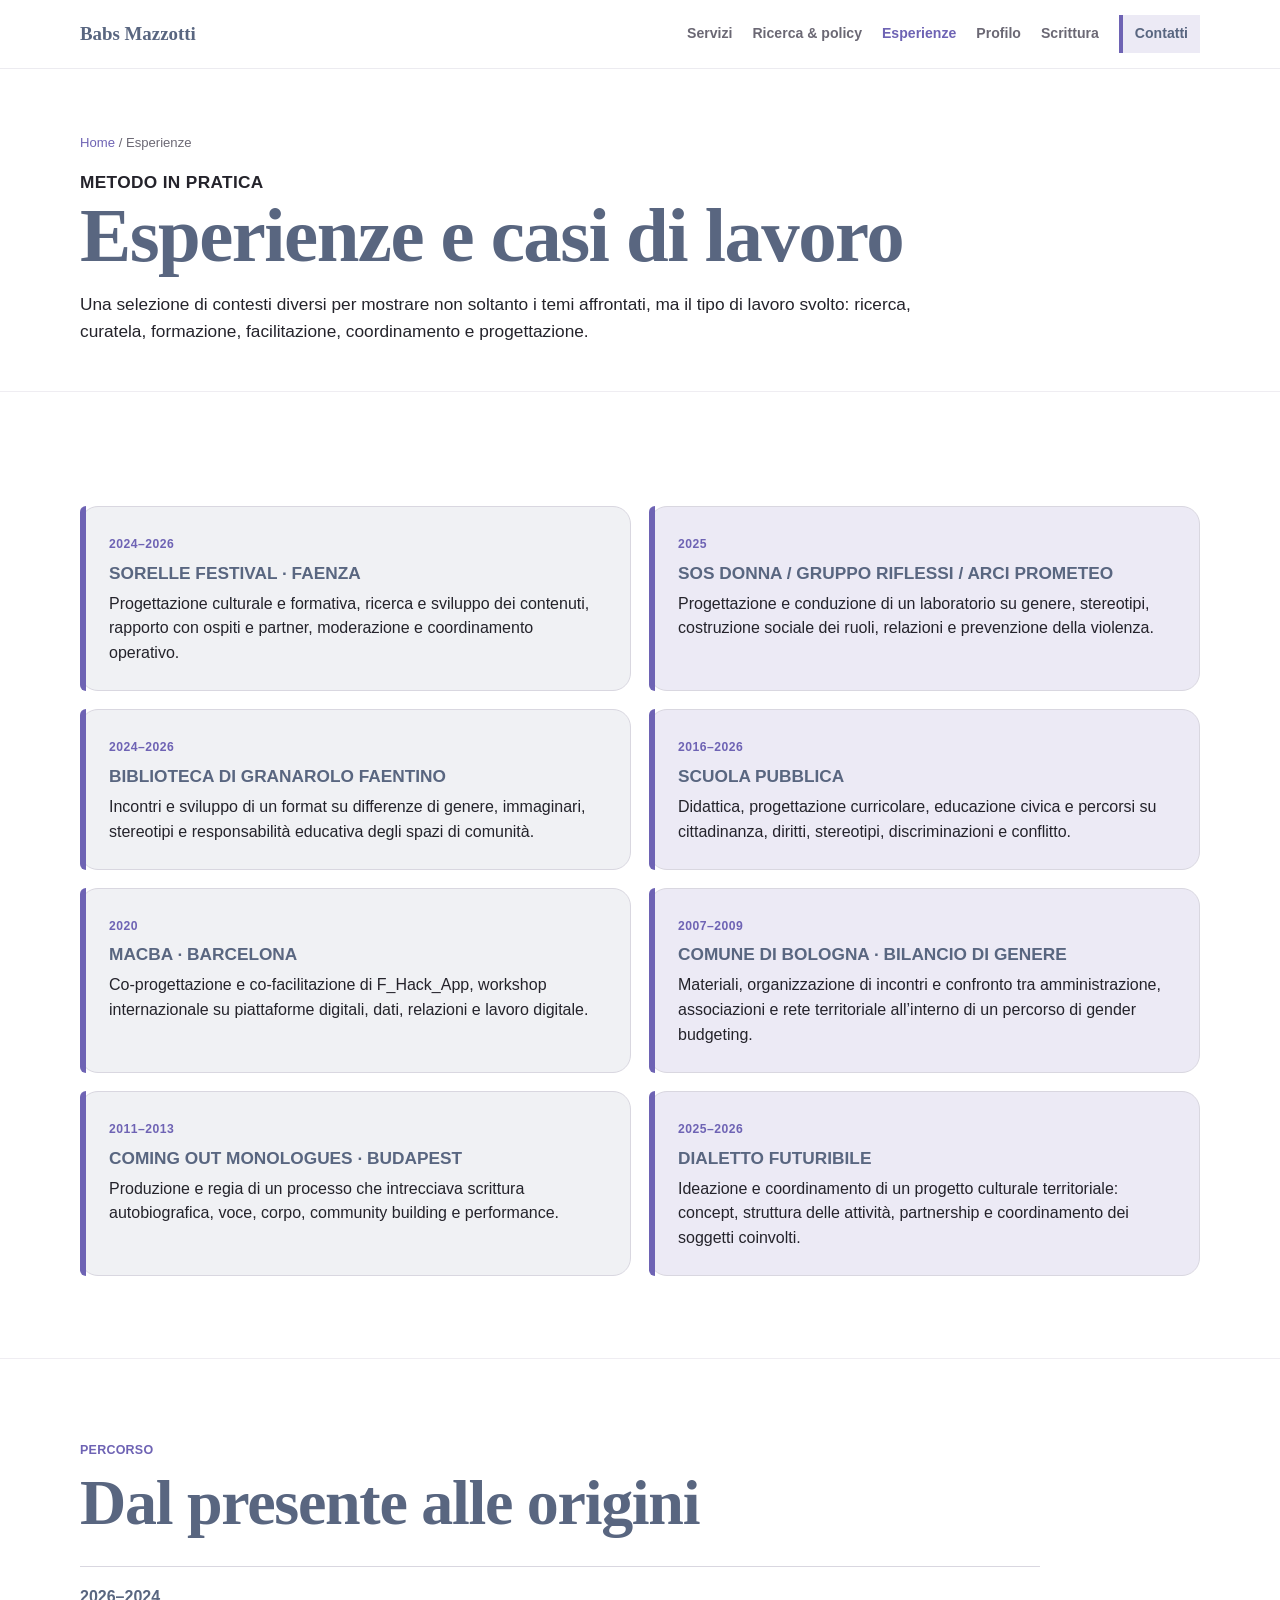
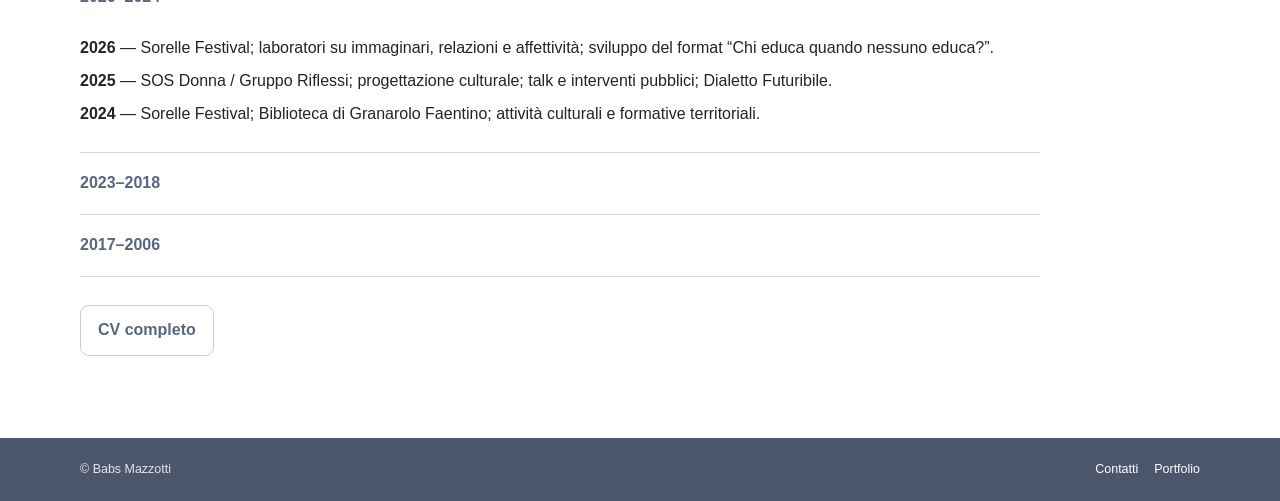
<file: esperienze.html>
<!doctype html><html lang="it"><head><meta charset="utf-8"><meta name="viewport" content="width=device-width,initial-scale=1"><title>Esperienze — Babs Mazzotti</title><meta name="description" content="Casi di lavoro e percorso professionale di Babs Mazzotti tra formazione, ricerca, facilitazione, cultura e policy."><link rel="canonical" href="https://babsmazzotti.it/esperienze.html"><link rel="stylesheet" href="styles.css"></head><body><a class="skip-link" href="#main">Vai al contenuto</a><header class="site-header"><div class="wrap nav-wrap"><a class="brand" href="index.html">Babs Mazzotti</a><nav class="main-nav"><a href="servizi.html">Servizi</a><a href="ricerca-policy.html">Ricerca &amp; policy</a><a aria-current="page" href="esperienze.html">Esperienze</a><a href="profilo.html">Profilo</a><a href="scrittura.html">Scrittura</a><a class="nav-cta" href="contatti.html">Contatti</a></nav></div></header><main id="main"><section class="page-hero"><div class="wrap"><div class="breadcrumb"><a href="index.html">Home</a> / Esperienze</div><p class="eyebrow">Metodo in pratica</p><h1>Esperienze e casi di lavoro</h1><p>Una selezione di contesti diversi per mostrare non soltanto i temi affrontati, ma il tipo di lavoro svolto: ricerca, curatela, formazione, facilitazione, coordinamento e progettazione.</p></div></section><section class="section"><div class="wrap"><div class="case-list"><article class="case"><time>2024–2026</time><h3>Sorelle Festival · Faenza</h3><p>Progettazione culturale e formativa, ricerca e sviluppo dei contenuti, rapporto con ospiti e partner, moderazione e coordinamento operativo.</p></article><article class="case"><time>2025</time><h3>SOS Donna / Gruppo Riflessi / ARCI Prometeo</h3><p>Progettazione e conduzione di un laboratorio su genere, stereotipi, costruzione sociale dei ruoli, relazioni e prevenzione della violenza.</p></article><article class="case"><time>2024–2026</time><h3>Biblioteca di Granarolo Faentino</h3><p>Incontri e sviluppo di un format su differenze di genere, immaginari, stereotipi e responsabilità educativa degli spazi di comunità.</p></article><article class="case"><time>2016–2026</time><h3>Scuola pubblica</h3><p>Didattica, progettazione curricolare, educazione civica e percorsi su cittadinanza, diritti, stereotipi, discriminazioni e conflitto.</p></article><article class="case"><time>2020</time><h3>MACBA · Barcelona</h3><p>Co-progettazione e co-facilitazione di F_Hack_App, workshop internazionale su piattaforme digitali, dati, relazioni e lavoro digitale.</p></article><article class="case"><time>2007–2009</time><h3>Comune di Bologna · Bilancio di genere</h3><p>Materiali, organizzazione di incontri e confronto tra amministrazione, associazioni e rete territoriale all’interno di un percorso di gender budgeting.</p></article><article class="case"><time>2011–2013</time><h3>Coming Out Monologues · Budapest</h3><p>Produzione e regia di un processo che intrecciava scrittura autobiografica, voce, corpo, community building e performance.</p></article><article class="case"><time>2025–2026</time><h3>Dialetto Futuribile</h3><p>Ideazione e coordinamento di un progetto culturale territoriale: concept, struttura delle attività, partnership e coordinamento dei soggetti coinvolti.</p></article></div></div></section><section class="section soft"><div class="wrap"><p class="eyebrow">Percorso</p><h2>Dal presente alle origini</h2><div class="timeline"><details open><summary>2026–2024</summary><div><p><strong>2026</strong> — Sorelle Festival; laboratori su immaginari, relazioni e affettività; sviluppo del format “Chi educa quando nessuno educa?”.</p><p><strong>2025</strong> — SOS Donna / Gruppo Riflessi; progettazione culturale; talk e interventi pubblici; Dialetto Futuribile.</p><p><strong>2024</strong> — Sorelle Festival; Biblioteca di Granarolo Faentino; attività culturali e formative territoriali.</p></div></details><details><summary>2023–2018</summary><div><p><strong>2023–2024</strong> — Gruppo Elettrogeno / I Fiori Blu / Patto per la lettura; progetti culturali tra filosofia, letteratura, teatro e pratiche inclusive.</p><p><strong>2022</strong> — Formazione su consultori e accesso ai servizi; percorsi con studenti su corpo, rappresentazioni e stereotipi.</p><p><strong>2020</strong> — MACBA Barcelona, F_Hack_App.</p><p><strong>2019</strong> — DEpath, rete internazionale sui diritti trans.</p></div></details><details><summary>2017–2006</summary><div><p>Ricerca qualitativa internazionale, tutoraggio universitario, formazione e facilitazione in contesti europei, percorsi su salute e sessualità, gender budgeting, reti femministe e iniziative su pari opportunità e cittadinanza.</p></div></details></div><div class="actions"><a class="button secondary" href="cv.html">CV completo</a></div></div></section></main><footer class="site-footer"><div class="wrap footer-wrap"><span>© Babs Mazzotti</span><div class="footer-links"><a href="contatti.html">Contatti</a><a href="docs/Babs_Mazzotti_Portfolio.pdf">Portfolio</a></div></div></footer></body></html>
</file>
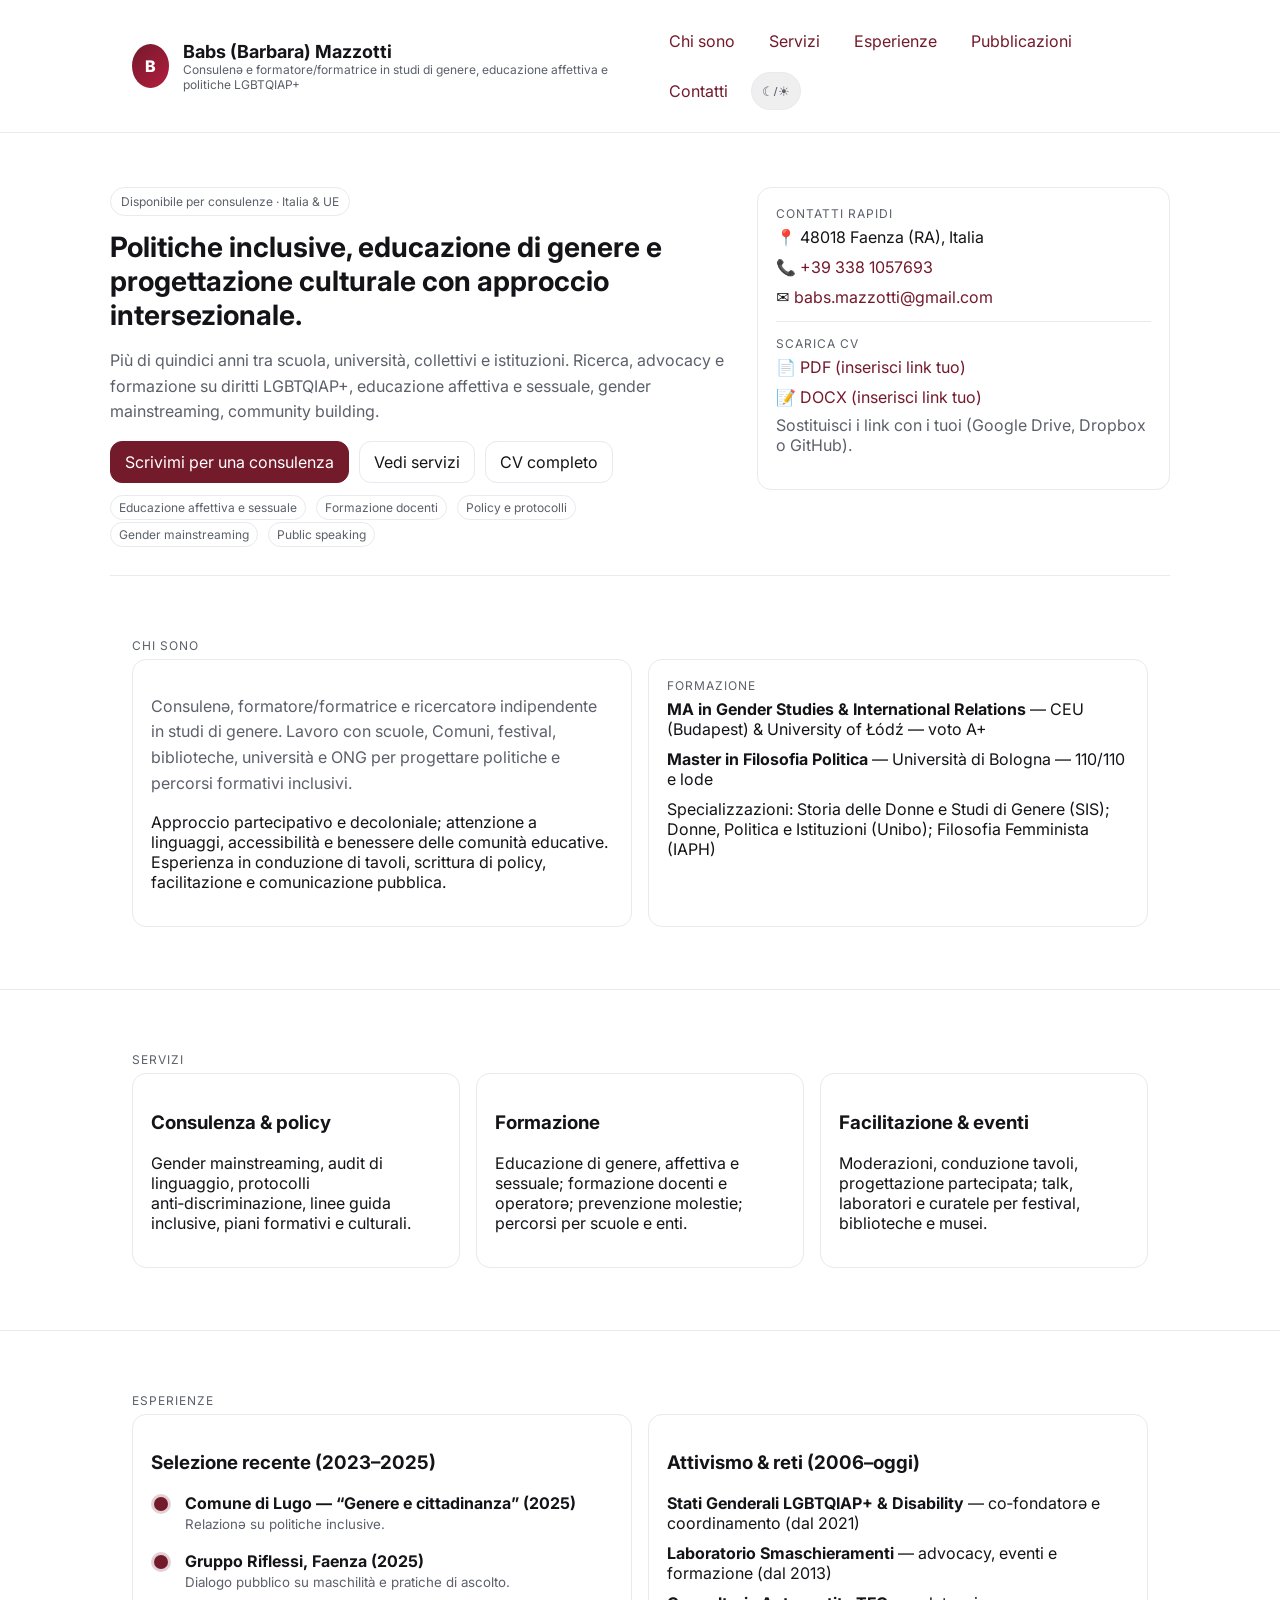
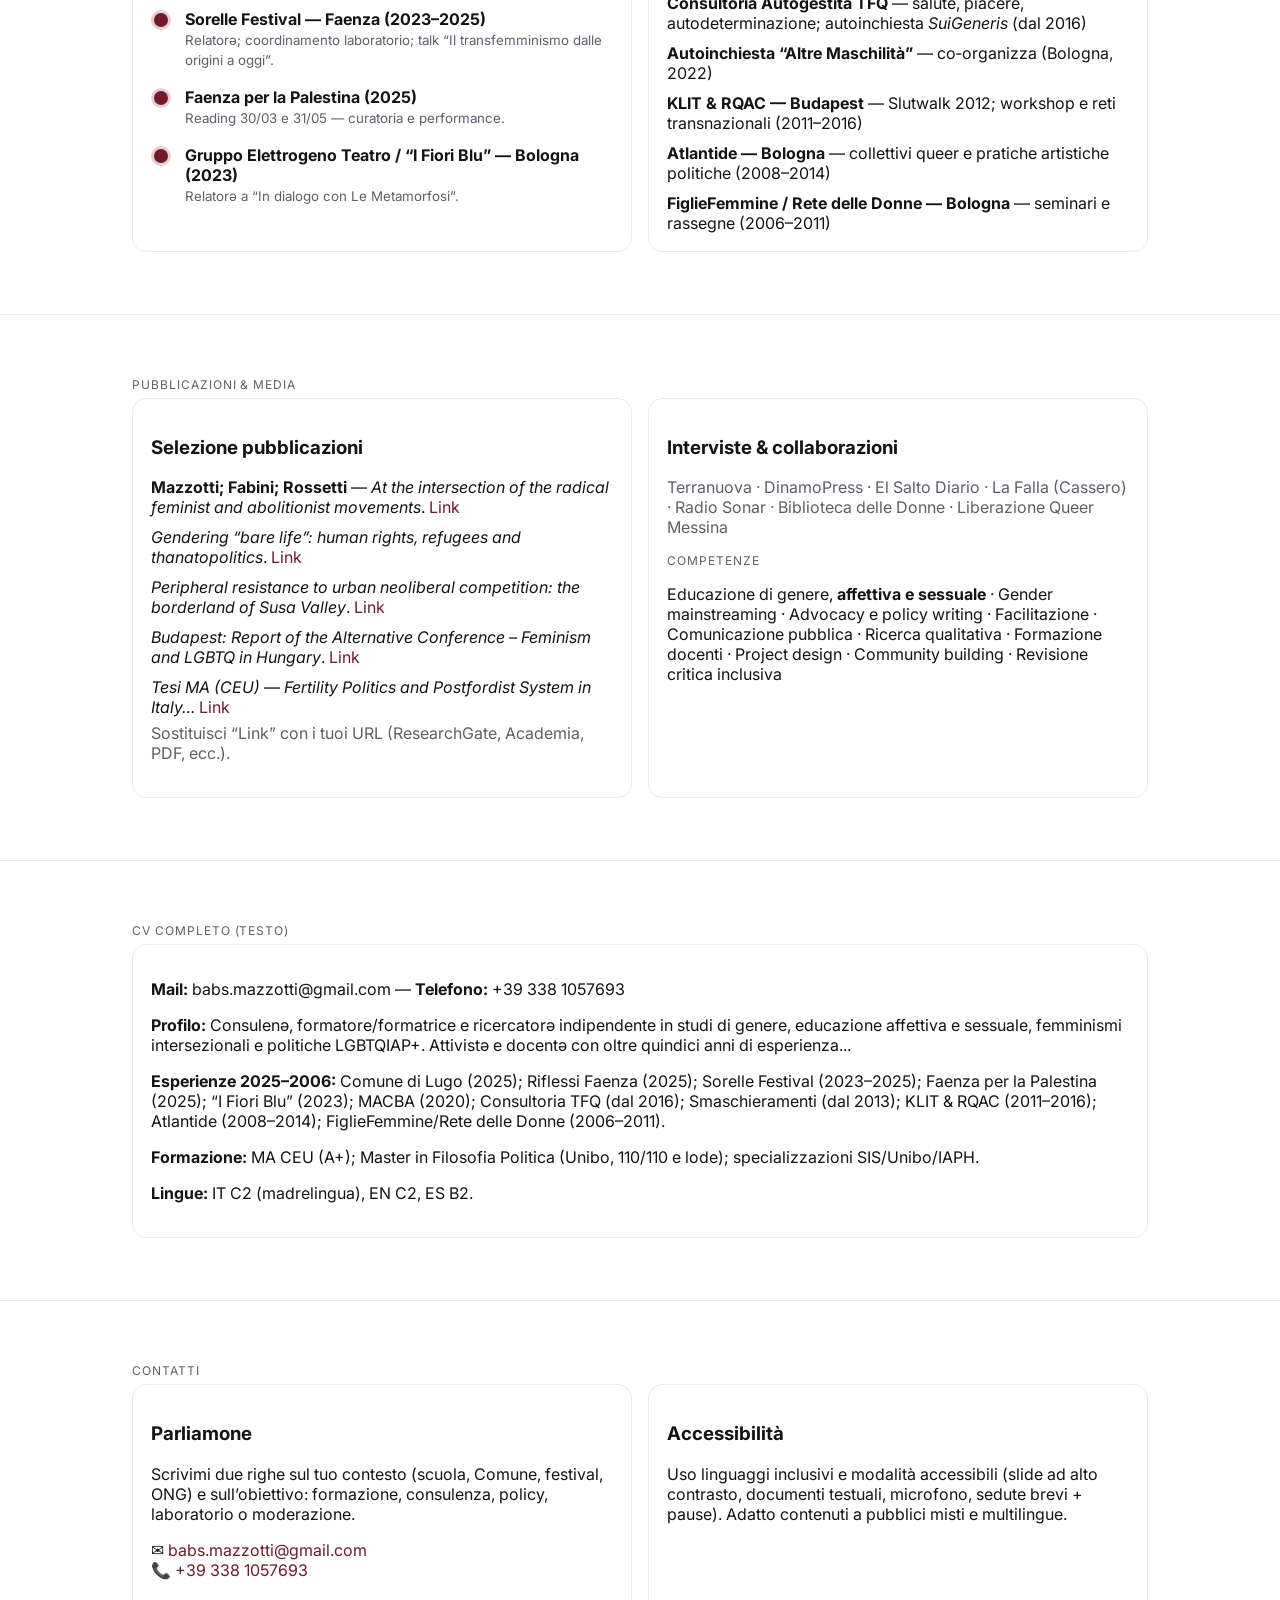
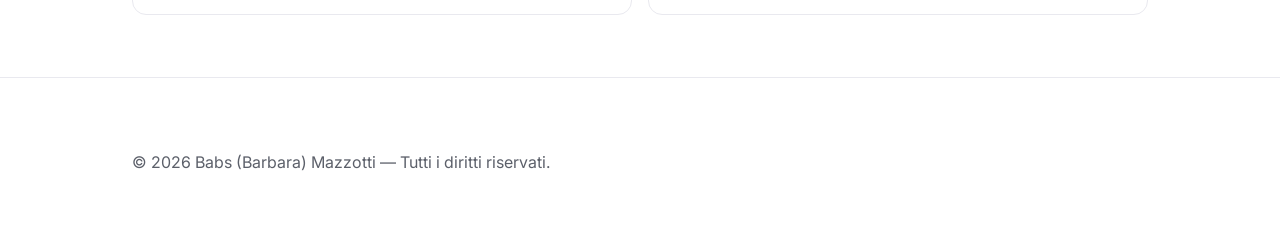
<file: index(1).html>
<!DOCTYPE html>
<html lang="it">
<head>
<meta charset="utf-8" />
<meta name="viewport" content="width=device-width, initial-scale=1" />
<title>Babs (Barbara) Mazzotti — Consulenza e formazione su studi di genere</title>
<meta name="description" content="Consulenə e formatore/formatrice in studi di genere, educazione affettiva e sessuale e politiche LGBTQIAP+. Attivismo, ricerca e progettazione culturale.">
<meta property="og:title" content="Babs (Barbara) Mazzotti — Consulenza di genere">
<meta property="og:description" content="Educazione di genere, affettiva e sessuale · Advocacy · Policy inclusive · Formazione docenti · Gender mainstreaming">
<meta property="og:type" content="website">
<meta name="theme-color" content="#731a2b">

<link href="https://fonts.googleapis.com/css2?family=Inter:wght@300;400;600;800&display=swap" rel="stylesheet">

<style>
  :root{
    --bg:#ffffff; --fg:#141418; --muted:#5c606a; --card:#ffffff; --line:#e9e9ef; --accent:#731a2b; --accent-2:#b31d3f;
  }
  [data-theme="dark"]{
    --bg:#0e0e10; --fg:#f5f6f7; --muted:#b8bcc4; --card:#16161a; --line:#26262e; --accent:#d24767; --accent-2:#ff7a95;
  }
  *{box-sizing:border-box}
  html,body{margin:0;padding:0;background:var(--bg);color:var(--fg);font-family:Inter,system-ui,-apple-system,Segoe UI,Roboto,Helvetica,Arial,sans-serif}
  a{color:var(--accent);text-decoration:none} a:hover{text-decoration:underline}
  .container{max-width:1060px;margin:0 auto;padding:22px}
  header{position:sticky;top:0;background:color-mix(in oklab, var(--bg) 92%, transparent);backdrop-filter:saturate(120%) blur(8px);border-bottom:1px solid var(--line);z-index:10}
  nav{display:flex;align-items:center;justify-content:space-between;gap:16px}
  .brand{display:flex;align-items:center;gap:14px}
  .avatar{width:44px;height:44px;border-radius:50%;display:grid;place-items:center;background:linear-gradient(135deg,var(--accent),var(--accent-2));color:white;font-weight:800}
  .brand h1{font-size:18px;margin:0}
  .brand p{margin:0;color:var(--muted);font-size:12px}
  .menu{display:flex;gap:12px;flex-wrap:wrap}
  .menu a{padding:8px 10px;border-radius:10px;border:1px solid transparent}
  .menu a:hover{border-color:var(--line);background:color-mix(in srgb, var(--accent) 6%, var(--card))}
  .switch{border:1px solid var(--line);border-radius:999px;padding:6px 10px;cursor:pointer;color:var(--muted);}
  .hero{padding:54px 0 28px;border-bottom:1px solid var(--line)}
  .hero-grid{display:grid;grid-template-columns:1.2fr .8fr;gap:28px}
  .badge{display:inline-block;padding:6px 10px;border:1px solid var(--line);border-radius:999px;font-size:12px;color:var(--muted)}
  h2{font-size:28px;margin:14px 0 8px}
  p.lead{color:var(--muted);font-size:16px;line-height:1.6}
  .cta{display:flex;gap:10px;margin-top:16px;flex-wrap:wrap}
  .btn{display:inline-flex;align-items:center;gap:8px;padding:10px 14px;border-radius:12px;border:1px solid var(--line);background:var(--card);color:var(--fg)}
  .btn.primary{background:var(--accent);border-color:var(--accent);color:white}
  .btn.ghost{background:transparent}
  .card{background:var(--card);border:1px solid var(--line);border-radius:14px;padding:18px}
  .grid{display:grid;gap:16px}
  .grid.cols-3{grid-template-columns:repeat(3,1fr)}
  .grid.cols-2{grid-template-columns:repeat(2,1fr)}
  section{padding:40px 0;border-bottom:1px solid var(--line)}
  .kicker{font-size:12px;color:var(--muted);letter-spacing:.08em;text-transform:uppercase;margin-bottom:6px}
  ul.clean{list-style:none;padding:0;margin:0;display:grid;gap:10px}
  .timeline{position:relative}
  .timeline::before{content:\"\";position:absolute;left:10px;top:0;bottom:0;width:2px;background:var(--line)}
  .tl-item{position:relative;padding-left:34px;margin:18px 0}
  .dot{position:absolute;left:3px;top:4px;width:14px;height:14px;border-radius:50%;background:var(--accent);box-shadow:0 0 0 3px color-mix(in srgb, var(--accent) 20%, transparent)}
  small,.muted{color:var(--muted)}
  .tags .tag{display:inline-block;padding:4px 8px;border:1px solid var(--line);border-radius:999px;font-size:12px;color:var(--muted);margin:2px 6px 0 0}
  footer{padding:36px 0;color:var(--muted)}
  @media (max-width:900px){.hero-grid,.grid.cols-3,.grid.cols-2{grid-template-columns:1fr}}
</style>
</head>
<body>
  <header>
    <div class="container">
      <nav aria-label="Menu principale">
        <div class="brand">
          <div class="avatar" aria-hidden="true">B</div>
          <div>
            <h1>Babs (Barbara) Mazzotti</h1>
            <p>Consulenə e formatore/formatrice in studi di genere, educazione affettiva e politiche LGBTQIAP+</p>
          </div>
        </div>
        <div class="menu">
          <a href="#about">Chi sono</a>
          <a href="#services">Servizi</a>
          <a href="#work">Esperienze</a>
          <a href="#pubs">Pubblicazioni</a>
          <a href="#contact">Contatti</a>
          <button class="switch" id="toggleTheme" aria-label="Cambia tema">☾/☀</button>
        </div>
      </nav>
    </div>
  </header>

  <main>
    <div class="container hero">
      <div class="hero-grid">
        <div>
          <span class="badge">Disponibile per consulenze · Italia & UE</span>
          <h2>Politiche inclusive, educazione di genere e progettazione culturale con approccio intersezionale.</h2>
          <p class="lead">Più di quindici anni tra scuola, università, collettivi e istituzioni. Ricerca, advocacy e formazione su diritti LGBTQIAP+, educazione affettiva e sessuale, gender mainstreaming, community building.</p>
          <div class="cta">
            <a class="btn primary" href="mailto:babs.mazzotti@gmail.com?subject=Richiesta%20consulenza%20-%20Babs%20Mazzotti">Scrivimi per una consulenza</a>
            <a class="btn ghost" href="#services">Vedi servizi</a>
            <a class="btn" href="#cv">CV completo</a>
          </div>
          <div class="tags" style="margin-top:10px">
            <span class="tag">Educazione affettiva e sessuale</span>
            <span class="tag">Formazione docenti</span>
            <span class="tag">Policy e protocolli</span>
            <span class="tag">Gender mainstreaming</span>
            <span class="tag">Public speaking</span>
          </div>
        </div>
        <div>
          <div class="card">
            <div class="kicker">Contatti rapidi</div>
            <ul class="clean">
              <li>📍 48018 Faenza (RA), Italia</li>
              <li>📞 <a href="tel:+393381057693">+39 338 1057693</a></li>
              <li>✉️ <a href="mailto:babs.mazzotti@gmail.com">babs.mazzotti@gmail.com</a></li>
            </ul>
            <hr style="border:0;border-top:1px solid var(--line);margin:14px 0">
            <div class="kicker">Scarica CV</div>
            <ul class="clean">
              <li>📄 <a href="#" aria-disabled="true">PDF (inserisci link tuo)</a></li>
              <li>📝 <a href="#" aria-disabled="true">DOCX (inserisci link tuo)</a></li>
            </ul>
            <p class="muted" style="margin-top:8px">Sostituisci i link con i tuoi (Google Drive, Dropbox o GitHub).</p>
          </div>
        </div>
      </div>
    </div>

    <section id="about">
      <div class="container">
        <div class="kicker">Chi sono</div>
        <div class="grid cols-2">
          <div class="card">
            <p class="lead">Consulenə, formatore/formatrice e ricercatorə indipendente in studi di genere. Lavoro con scuole, Comuni, festival, biblioteche, università e ONG per progettare politiche e percorsi formativi inclusivi.</p>
            <p>Approccio partecipativo e decoloniale; attenzione a linguaggi, accessibilità e benessere delle comunità educative. Esperienza in conduzione di tavoli, scrittura di policy, facilitazione e comunicazione pubblica.</p>
          </div>
          <div class="card">
            <div class="kicker">Formazione</div>
            <ul class="clean">
              <li><b>MA in Gender Studies & International Relations</b> — CEU (Budapest) & University of Łódź — voto A+</li>
              <li><b>Master in Filosofia Politica</b> — Università di Bologna — 110/110 e lode</li>
              <li>Specializzazioni: Storia delle Donne e Studi di Genere (SIS); Donne, Politica e Istituzioni (Unibo); Filosofia Femminista (IAPH)</li>
            </ul>
          </div>
        </div>
      </div>
    </section>

    <section id="services">
      <div class="container">
        <div class="kicker">Servizi</div>
        <div class="grid cols-3">
          <div class="card">
            <h3>Consulenza & policy</h3>
            <p>Gender mainstreaming, audit di linguaggio, protocolli anti‑discriminazione, linee guida inclusive, piani formativi e culturali.</p>
          </div>
          <div class="card">
            <h3>Formazione</h3>
            <p>Educazione di genere, affettiva e sessuale; formazione docenti e operatorə; prevenzione molestie; percorsi per scuole e enti.</p>
          </div>
          <div class="card">
            <h3>Facilitazione & eventi</h3>
            <p>Moderazioni, conduzione tavoli, progettazione partecipata; talk, laboratori e curatele per festival, biblioteche e musei.</p>
          </div>
        </div>
      </div>
    </section>

    <section id="work">
      <div class="container">
        <div class="kicker">Esperienze</div>
        <div class="grid cols-2">
          <div class="card">
            <h3>Selezione recente (2023–2025)</h3>
            <div class="timeline">
              <div class="tl-item"><span class="dot"></span>
                <b>Comune di Lugo — “Genere e cittadinanza” (2025)</b><br/>
                <small>Relazionə su politiche inclusive.</small>
              </div>
              <div class="tl-item"><span class="dot"></span>
                <b>Gruppo Riflessi, Faenza (2025)</b><br/>
                <small>Dialogo pubblico su maschilità e pratiche di ascolto.</small>
              </div>
              <div class="tl-item"><span class="dot"></span>
                <b>Sorelle Festival — Faenza (2023–2025)</b><br/>
                <small>Relatorə; coordinamento laboratorio; talk “Il transfemminismo dalle origini a oggi”.</small>
              </div>
              <div class="tl-item"><span class="dot"></span>
                <b>Faenza per la Palestina (2025)</b><br/>
                <small>Reading 30/03 e 31/05 — curatoria e performance.</small>
              </div>
              <div class="tl-item"><span class="dot"></span>
                <b>Gruppo Elettrogeno Teatro / “I Fiori Blu” — Bologna (2023)</b><br/>
                <small>Relatorə a “In dialogo con Le Metamorfosi”.</small>
              </div>
            </div>
          </div>
          <div class="card">
            <h3>Attivismo & reti (2006–oggi)</h3>
            <ul class="clean">
              <li><b>Stati Genderali LGBTQIAP+ & Disability</b> — co‑fondatorə e coordinamento (dal 2021)</li>
              <li><b>Laboratorio Smaschieramenti</b> — advocacy, eventi e formazione (dal 2013)</li>
              <li><b>Consultoria Autogestita TFQ</b> — salute, piacere, autodeterminazione; autoinchiesta <i>SuiGeneris</i> (dal 2016)</li>
              <li><b>Autoinchiesta “Altre Maschilità”</b> — co‑organizza (Bologna, 2022)</li>
              <li><b>KLIT & RQAC — Budapest</b> — Slutwalk 2012; workshop e reti transnazionali (2011–2016)</li>
              <li><b>Atlantide — Bologna</b> — collettivi queer e pratiche artistiche politiche (2008–2014)</li>
              <li><b>FiglieFemmine / Rete delle Donne — Bologna</b> — seminari e rassegne (2006–2011)</li>
            </ul>
          </div>
        </div>
      </div>
    </section>

    <section id="pubs">
      <div class="container">
        <div class="kicker">Pubblicazioni & media</div>
        <div class="grid cols-2">
          <div class="card">
            <h3>Selezione pubblicazioni</h3>
            <ul class="clean">
              <li><b>Mazzotti; Fabini; Rossetti</b> — <i>At the intersection of the radical feminist and abolitionist movements</i>. <a href="#" aria-disabled="true">Link</a></li>
              <li><i>Gendering “bare life”: human rights, refugees and thanatopolitics</i>. <a href="#" aria-disabled="true">Link</a></li>
              <li><i>Peripheral resistance to urban neoliberal competition: the borderland of Susa Valley</i>. <a href="#" aria-disabled="true">Link</a></li>
              <li><i>Budapest: Report of the Alternative Conference – Feminism and LGBTQ in Hungary</i>. <a href="#" aria-disabled="true">Link</a></li>
              <li><i>Tesi MA (CEU)</i> — <i>Fertility Politics and Postfordist System in Italy…</i> <a href="#" aria-disabled="true">Link</a></li>
            </ul>
            <p class="muted" style="margin-top:6px">Sostituisci “Link” con i tuoi URL (ResearchGate, Academia, PDF, ecc.).</p>
          </div>
          <div class="card">
            <h3>Interviste & collaborazioni</h3>
            <p class="muted">Terranuova · DinamoPress · El Salto Diario · La Falla (Cassero) · Radio Sonar · Biblioteca delle Donne · Liberazione Queer Messina</p>
            <div class="kicker">Competenze</div>
            <p>Educazione di genere, <b>affettiva e sessuale</b> · Gender mainstreaming · Advocacy e policy writing · Facilitazione · Comunicazione pubblica · Ricerca qualitativa · Formazione docenti · Project design · Community building · Revisione critica inclusiva</p>
          </div>
        </div>
      </div>
    </section>

    <section id="cv">
      <div class="container">
        <div class="kicker">CV completo (testo)</div>
        <div class="card">
          <p><b>Mail:</b> babs.mazzotti@gmail.com — <b>Telefono:</b> +39 338 1057693</p>
          <p><b>Profilo:</b> Consulenə, formatore/formatrice e ricercatorə indipendente in studi di genere, educazione affettiva e sessuale, femminismi intersezionali e politiche LGBTQIAP+. Attivistə e docentə con oltre quindici anni di esperienza...</p>
          <p><b>Esperienze 2025–2006:</b> Comune di Lugo (2025); Riflessi Faenza (2025); Sorelle Festival (2023–2025); Faenza per la Palestina (2025); “I Fiori Blu” (2023); MACBA (2020); Consultoria TFQ (dal 2016); Smaschieramenti (dal 2013); KLIT & RQAC (2011–2016); Atlantide (2008–2014); FiglieFemmine/Rete delle Donne (2006–2011).</p>
          <p><b>Formazione:</b> MA CEU (A+); Master in Filosofia Politica (Unibo, 110/110 e lode); specializzazioni SIS/Unibo/IAPH.</p>
          <p><b>Lingue:</b> IT C2 (madrelingua), EN C2, ES B2.</p>
        </div>
      </div>
    </section>

    <section id="contact">
      <div class="container">
        <div class="kicker">Contatti</div>
        <div class="grid cols-2">
          <div class="card">
            <h3>Parliamone</h3>
            <p>Scrivimi due righe sul tuo contesto (scuola, Comune, festival, ONG) e sull’obiettivo: formazione, consulenza, policy, laboratorio o moderazione.</p>
            <p>✉️ <a href="mailto:babs.mazzotti@gmail.com">babs.mazzotti@gmail.com</a><br/>📞 <a href="tel:+393381057693">+39 338 1057693</a></p>
          </div>
          <div class="card">
            <h3>Accessibilità</h3>
            <p>Uso linguaggi inclusivi e modalità accessibili (slide ad alto contrasto, documenti testuali, microfono, sedute brevi + pause). Adatto contenuti a pubblici misti e multilingue.</p>
          </div>
        </div>
      </div>
    </section>

  </main>

  <footer>
    <div class="container">
      <p>© <span id="y"></span> Babs (Barbara) Mazzotti — Tutti i diritti riservati.</p>
    </div>
  </footer>

<script>
  // theme toggle + remember
  const root = document.documentElement;
  const saved = localStorage.getItem('theme');
  if(saved==='dark'){ root.setAttribute('data-theme','dark'); }
  document.getElementById('toggleTheme').onclick = () => {
    const isDark = root.getAttribute('data-theme')==='dark';
    root.setAttribute('data-theme', isDark ? '' : 'dark');
    localStorage.setItem('theme', isDark ? '' : 'dark');
  };
  // year
  document.getElementById('y').textContent = new Date().getFullYear();
  // smooth scroll
  document.querySelectorAll('a[href^=\"#\"]').forEach(a=>{
    a.addEventListener('click',e=>{ const id=a.getAttribute('href'); if(id.length>1){ e.preventDefault(); document.querySelector(id).scrollIntoView({behavior:'smooth'}); } })
  });
</script>
</body>
</html>
</file>
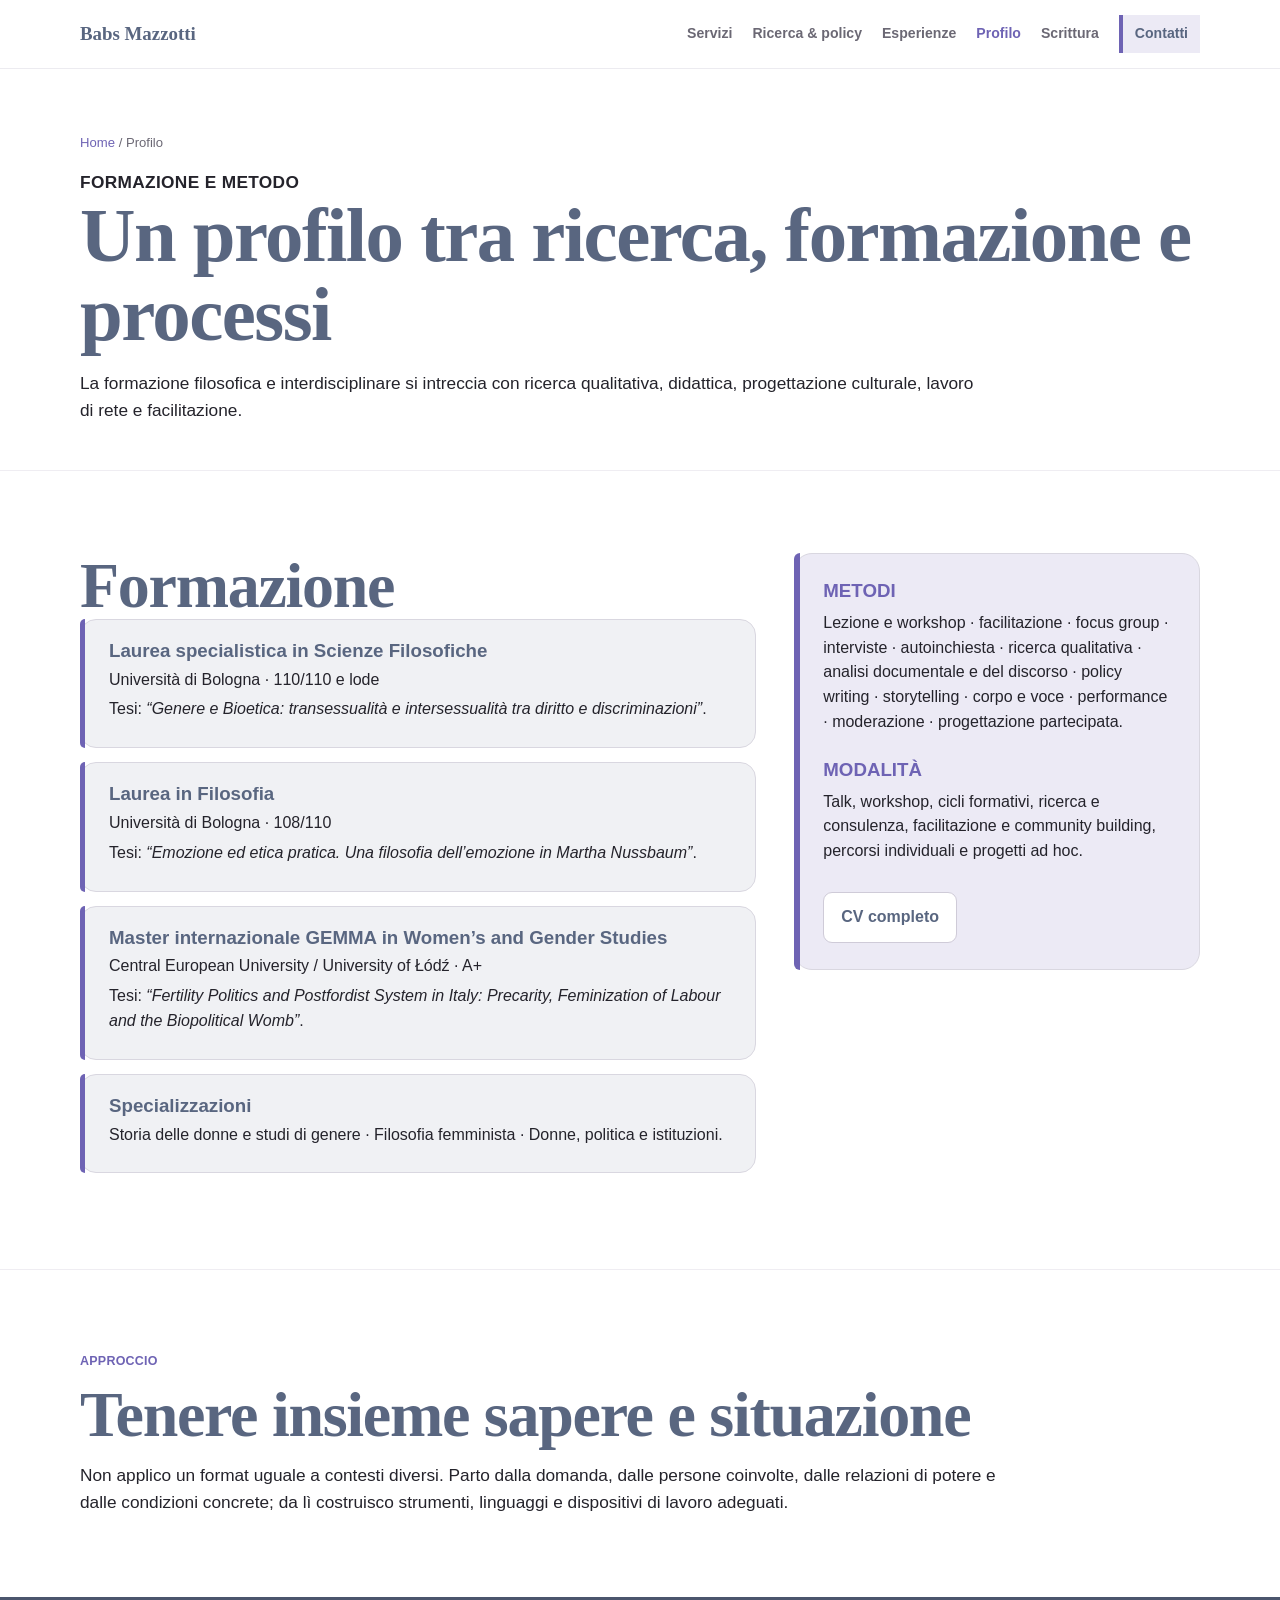
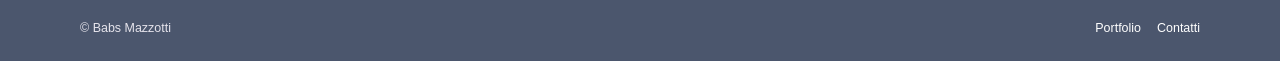
<file: profilo.html>
<!doctype html><html lang="it"><head><meta charset="utf-8"><meta name="viewport" content="width=device-width,initial-scale=1"><title>Profilo — Babs Mazzotti</title><meta name="description" content="Formazione, metodo e profilo professionale di Babs Mazzotti."><link rel="canonical" href="https://babsmazzotti.it/profilo.html"><link rel="stylesheet" href="styles.css"></head><body><a class="skip-link" href="#main">Vai al contenuto</a><header class="site-header"><div class="wrap nav-wrap"><a class="brand" href="index.html">Babs Mazzotti</a><nav class="main-nav"><a href="servizi.html">Servizi</a><a href="ricerca-policy.html">Ricerca &amp; policy</a><a href="esperienze.html">Esperienze</a><a aria-current="page" href="profilo.html">Profilo</a><a href="scrittura.html">Scrittura</a><a class="nav-cta" href="contatti.html">Contatti</a></nav></div></header><main id="main"><section class="page-hero"><div class="wrap"><div class="breadcrumb"><a href="index.html">Home</a> / Profilo</div><p class="eyebrow">Formazione e metodo</p><h1>Un profilo tra ricerca, formazione e processi</h1><p>La formazione filosofica e interdisciplinare si intreccia con ricerca qualitativa, didattica, progettazione culturale, lavoro di rete e facilitazione.</p></div></section><section class="section"><div class="wrap split"><div><h2>Formazione</h2><div class="degree"><h3>Laurea specialistica in Scienze Filosofiche</h3><p>Università di Bologna · 110/110 e lode</p><p>Tesi: <em>“Genere e Bioetica: transessualità e intersessualità tra diritto e discriminazioni”</em>.</p></div><div class="degree"><h3>Laurea in Filosofia</h3><p>Università di Bologna · 108/110</p><p>Tesi: <em>“Emozione ed etica pratica. Una filosofia dell’emozione in Martha Nussbaum”</em>.</p></div><div class="degree"><h3>Master internazionale GEMMA in Women’s and Gender Studies</h3><p>Central European University / University of Łódź · A+</p><p>Tesi: <em>“Fertility Politics and Postfordist System in Italy: Precarity, Feminization of Labour and the Biopolitical Womb”</em>.</p></div><div class="degree"><h3>Specializzazioni</h3><p>Storia delle donne e studi di genere · Filosofia femminista · Donne, politica e istituzioni.</p></div></div><aside class="sidebox"><h3>Metodi</h3><p>Lezione e workshop · facilitazione · focus group · interviste · autoinchiesta · ricerca qualitativa · analisi documentale e del discorso · policy writing · storytelling · corpo e voce · performance · moderazione · progettazione partecipata.</p><h3>Modalità</h3><p>Talk, workshop, cicli formativi, ricerca e consulenza, facilitazione e community building, percorsi individuali e progetti ad hoc.</p><div class="actions"><a class="button secondary" href="cv.html">CV completo</a></div></aside></div></section><section class="section soft"><div class="wrap"><p class="eyebrow">Approccio</p><h2>Tenere insieme sapere e situazione</h2><p class="section-intro">Non applico un format uguale a contesti diversi. Parto dalla domanda, dalle persone coinvolte, dalle relazioni di potere e dalle condizioni concrete; da lì costruisco strumenti, linguaggi e dispositivi di lavoro adeguati.</p></div></section></main><footer class="site-footer"><div class="wrap footer-wrap"><span>© Babs Mazzotti</span><div class="footer-links"><a href="docs/Babs_Mazzotti_Portfolio.pdf">Portfolio</a><a href="contatti.html">Contatti</a></div></div></footer></body></html>
</file>
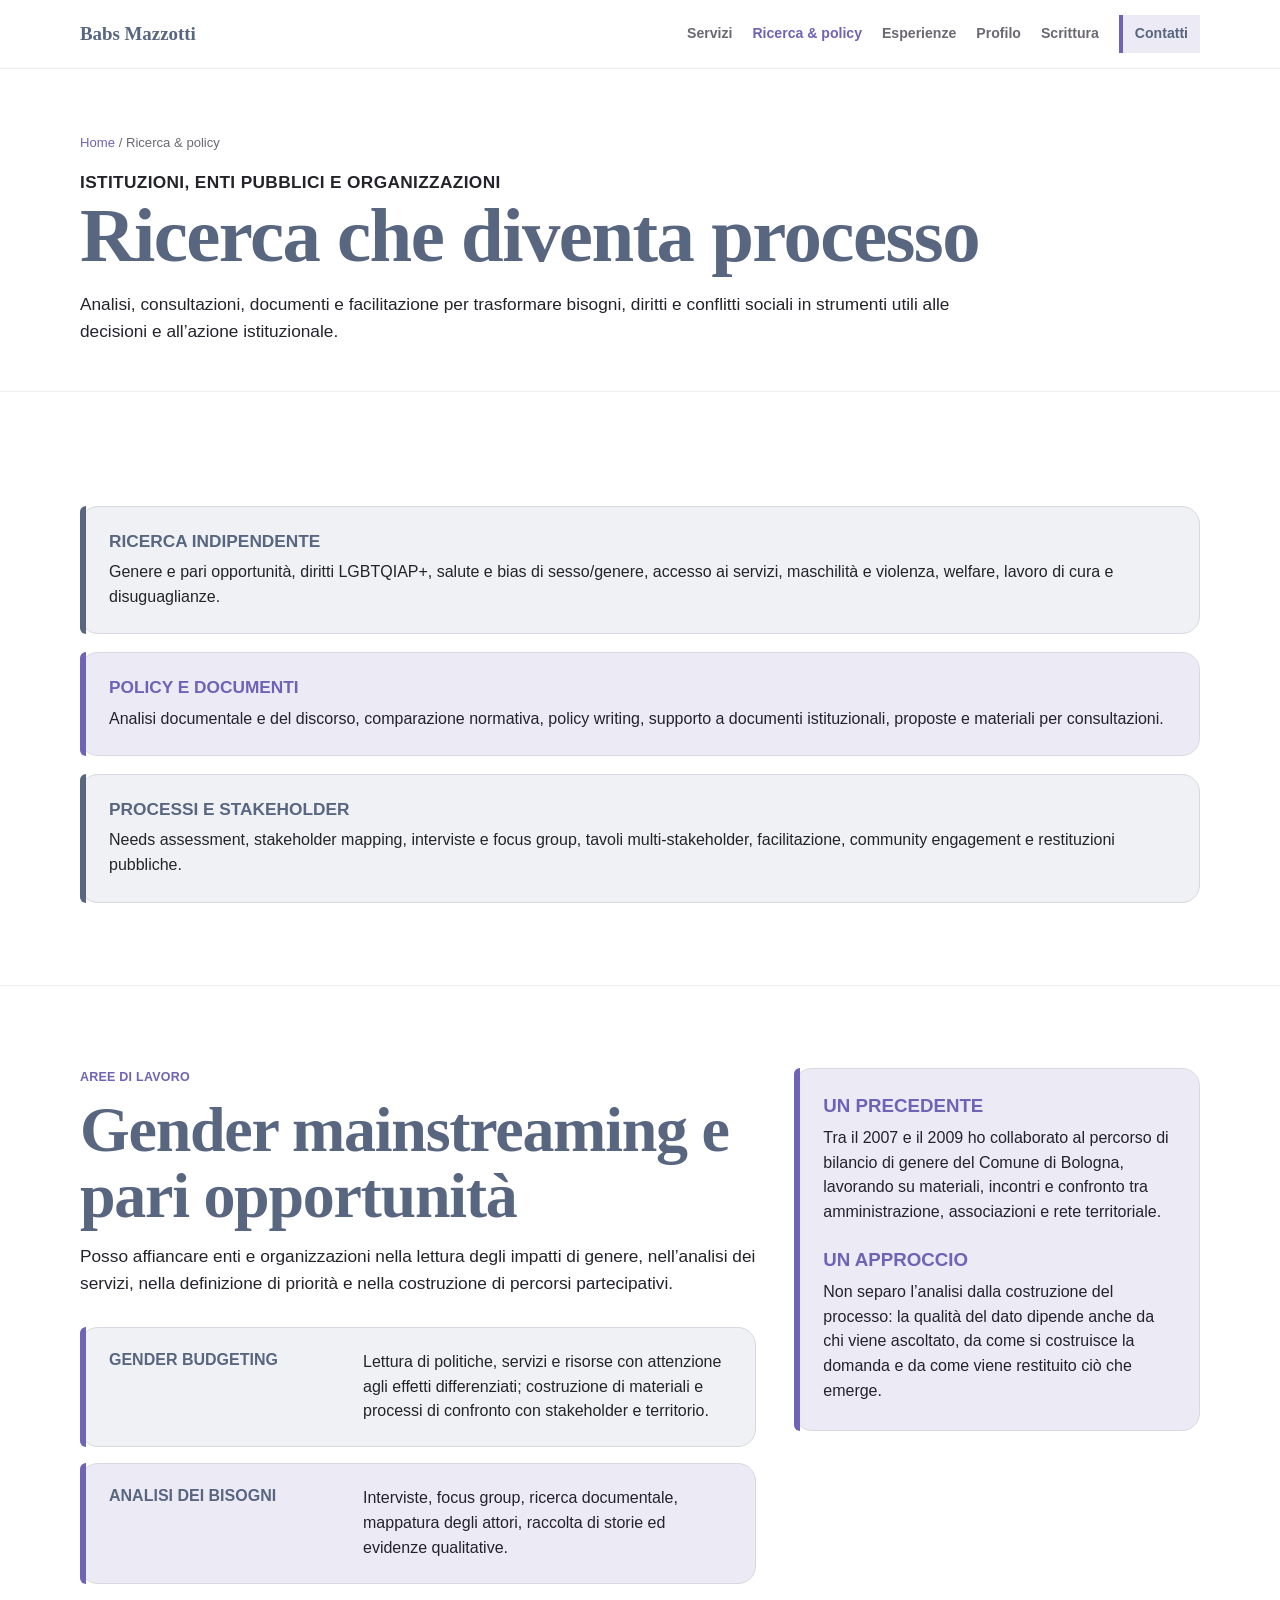
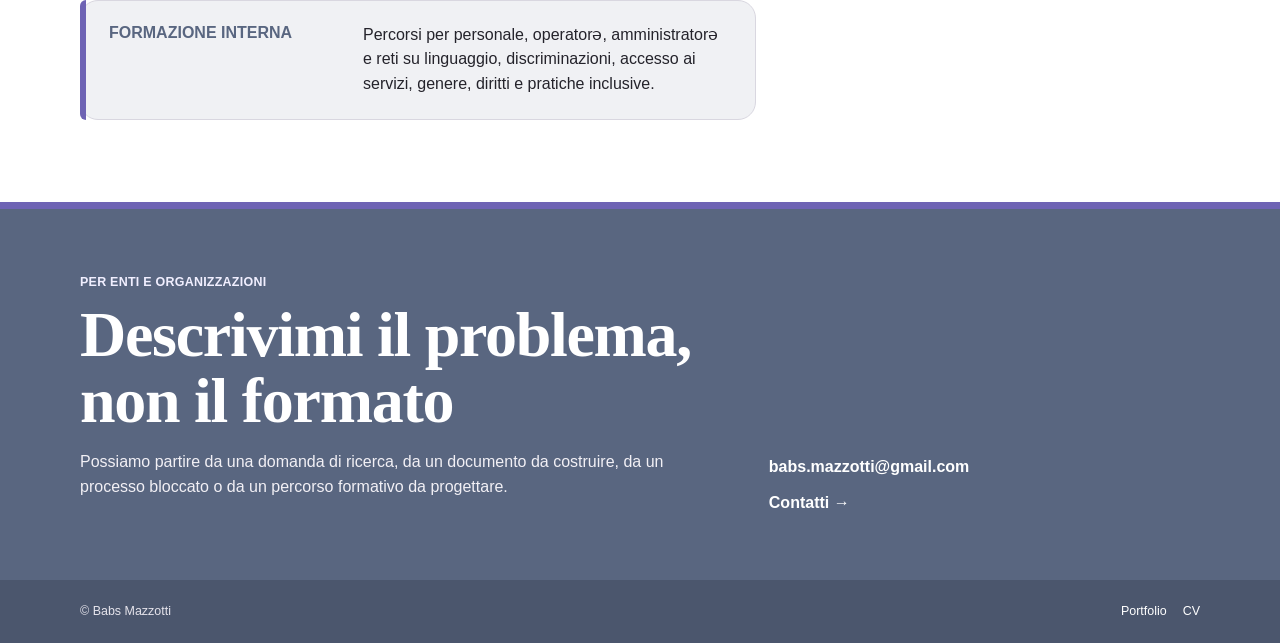
<file: ricerca-policy.html>
<!doctype html><html lang="it"><head><meta charset="utf-8"><meta name="viewport" content="width=device-width,initial-scale=1"><title>Ricerca & policy — Babs Mazzotti</title><meta name="description" content="Ricerca indipendente, analisi di policy, gender mainstreaming, gender budgeting, stakeholder engagement e processi partecipativi."><link rel="canonical" href="https://babsmazzotti.it/ricerca-policy.html"><link rel="stylesheet" href="styles.css"></head><body><a class="skip-link" href="#main">Vai al contenuto</a><header class="site-header"><div class="wrap nav-wrap"><a class="brand" href="index.html">Babs Mazzotti</a><nav class="main-nav"><a href="servizi.html">Servizi</a><a aria-current="page" href="ricerca-policy.html">Ricerca &amp; policy</a><a href="esperienze.html">Esperienze</a><a href="profilo.html">Profilo</a><a href="scrittura.html">Scrittura</a><a class="nav-cta" href="contatti.html">Contatti</a></nav></div></header><main id="main"><section class="page-hero"><div class="wrap"><div class="breadcrumb"><a href="index.html">Home</a> / Ricerca &amp; policy</div><p class="eyebrow">Istituzioni, enti pubblici e organizzazioni</p><h1>Ricerca che diventa processo</h1><p>Analisi, consultazioni, documenti e facilitazione per trasformare bisogni, diritti e conflitti sociali in strumenti utili alle decisioni e all’azione istituzionale.</p></div></section><section class="section"><div class="wrap"><div class="grid three"><article class="card slate"><h3>Ricerca indipendente</h3><p>Genere e pari opportunità, diritti LGBTQIAP+, salute e bias di sesso/genere, accesso ai servizi, maschilità e violenza, welfare, lavoro di cura e disuguaglianze.</p></article><article class="card violet"><h3>Policy e documenti</h3><p>Analisi documentale e del discorso, comparazione normativa, policy writing, supporto a documenti istituzionali, proposte e materiali per consultazioni.</p></article><article class="card"><h3>Processi e stakeholder</h3><p>Needs assessment, stakeholder mapping, interviste e focus group, tavoli multi-stakeholder, facilitazione, community engagement e restituzioni pubbliche.</p></article></div></div></section><section class="section soft"><div class="wrap split"><div><p class="eyebrow">Aree di lavoro</p><h2>Gender mainstreaming e pari opportunità</h2><p class="section-intro">Posso affiancare enti e organizzazioni nella lettura degli impatti di genere, nell’analisi dei servizi, nella definizione di priorità e nella costruzione di percorsi partecipativi.</p><div class="format-list"><article class="format-item"><h3>Gender budgeting</h3><p>Lettura di politiche, servizi e risorse con attenzione agli effetti differenziati; costruzione di materiali e processi di confronto con stakeholder e territorio.</p></article><article class="format-item"><h3>Analisi dei bisogni</h3><p>Interviste, focus group, ricerca documentale, mappatura degli attori, raccolta di storie ed evidenze qualitative.</p></article><article class="format-item"><h3>Formazione interna</h3><p>Percorsi per personale, operatorə, amministratorə e reti su linguaggio, discriminazioni, accesso ai servizi, genere, diritti e pratiche inclusive.</p></article></div></div><aside class="sidebox"><h3>Un precedente</h3><p>Tra il 2007 e il 2009 ho collaborato al percorso di bilancio di genere del Comune di Bologna, lavorando su materiali, incontri e confronto tra amministrazione, associazioni e rete territoriale.</p><h3>Un approccio</h3><p>Non separo l’analisi dalla costruzione del processo: la qualità del dato dipende anche da chi viene ascoltato, da come si costruisce la domanda e da come viene restituito ciò che emerge.</p></aside></div></section></main><section class="contact-band"><div class="wrap contact-grid"><div><p class="eyebrow light">Per enti e organizzazioni</p><h2>Descrivimi il problema, non il formato</h2><p>Possiamo partire da una domanda di ricerca, da un documento da costruire, da un processo bloccato o da un percorso formativo da progettare.</p></div><div class="contact-links"><a href="mailto:babs.mazzotti@gmail.com">babs.mazzotti@gmail.com</a><a href="contatti.html">Contatti →</a></div></div></section><footer class="site-footer"><div class="wrap footer-wrap"><span>© Babs Mazzotti</span><div class="footer-links"><a href="docs/Babs_Mazzotti_Portfolio.pdf">Portfolio</a><a href="cv.html">CV</a></div></div></footer></body></html>
</file>
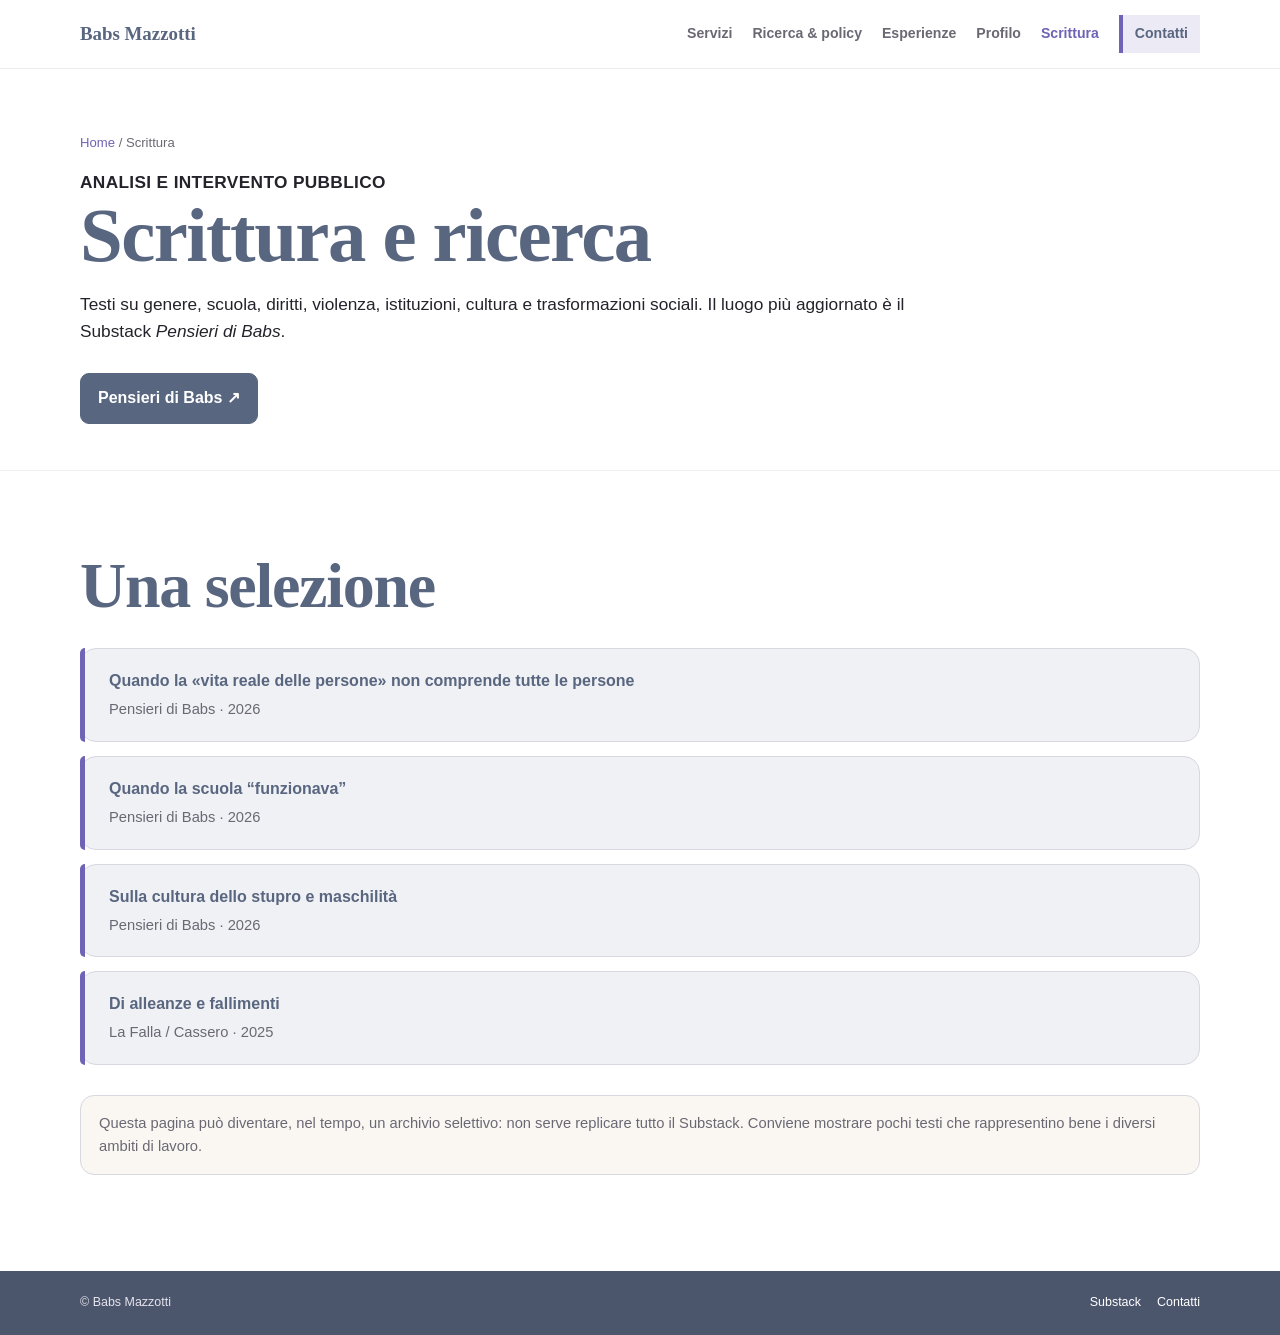
<file: scrittura.html>
<!doctype html><html lang="it"><head><meta charset="utf-8"><meta name="viewport" content="width=device-width,initial-scale=1"><title>Scrittura — Babs Mazzotti</title><meta name="description" content="Scrittura pubblica e ricerca di Babs Mazzotti: Pensieri di Babs e contributi selezionati."><link rel="canonical" href="https://babsmazzotti.it/scrittura.html"><link rel="stylesheet" href="styles.css"></head><body><a class="skip-link" href="#main">Vai al contenuto</a><header class="site-header"><div class="wrap nav-wrap"><a class="brand" href="index.html">Babs Mazzotti</a><nav class="main-nav"><a href="servizi.html">Servizi</a><a href="ricerca-policy.html">Ricerca &amp; policy</a><a href="esperienze.html">Esperienze</a><a href="profilo.html">Profilo</a><a aria-current="page" href="scrittura.html">Scrittura</a><a class="nav-cta" href="contatti.html">Contatti</a></nav></div></header><main id="main"><section class="page-hero"><div class="wrap"><div class="breadcrumb"><a href="index.html">Home</a> / Scrittura</div><p class="eyebrow">Analisi e intervento pubblico</p><h1>Scrittura e ricerca</h1><p>Testi su genere, scuola, diritti, violenza, istituzioni, cultura e trasformazioni sociali. Il luogo più aggiornato è il Substack <em>Pensieri di Babs</em>.</p><div class="actions"><a class="button primary" href="https://babsmazzotti.substack.com" target="_blank" rel="noopener">Pensieri di Babs ↗</a></div></div></section><section class="section"><div class="wrap"><h2>Una selezione</h2><div class="link-list"><a class="link-item" href="https://babsmazzotti.substack.com/p/quando-la-vita-reale-delle-persone" target="_blank" rel="noopener"><strong>Quando la «vita reale delle persone» non comprende tutte le persone</strong><span>Pensieri di Babs · 2026</span></a><a class="link-item" href="https://babsmazzotti.substack.com/p/quando-la-scuola-funzionava" target="_blank" rel="noopener"><strong>Quando la scuola “funzionava”</strong><span>Pensieri di Babs · 2026</span></a><a class="link-item" href="https://babsmazzotti.substack.com/p/sulla-cultura-dello-stupro-e-maschilita" target="_blank" rel="noopener"><strong>Sulla cultura dello stupro e maschilità</strong><span>Pensieri di Babs · 2026</span></a><a class="link-item" href="https://lafalla.cassero.it/di-alleanze-e-fallimenti/" target="_blank" rel="noopener"><strong>Di alleanze e fallimenti</strong><span>La Falla / Cassero · 2025</span></a></div><p class="notice" style="margin-top:30px">Questa pagina può diventare, nel tempo, un archivio selettivo: non serve replicare tutto il Substack. Conviene mostrare pochi testi che rappresentino bene i diversi ambiti di lavoro.</p></div></section></main><footer class="site-footer"><div class="wrap footer-wrap"><span>© Babs Mazzotti</span><div class="footer-links"><a href="https://babsmazzotti.substack.com" target="_blank" rel="noopener">Substack</a><a href="contatti.html">Contatti</a></div></div></footer></body></html>
</file>
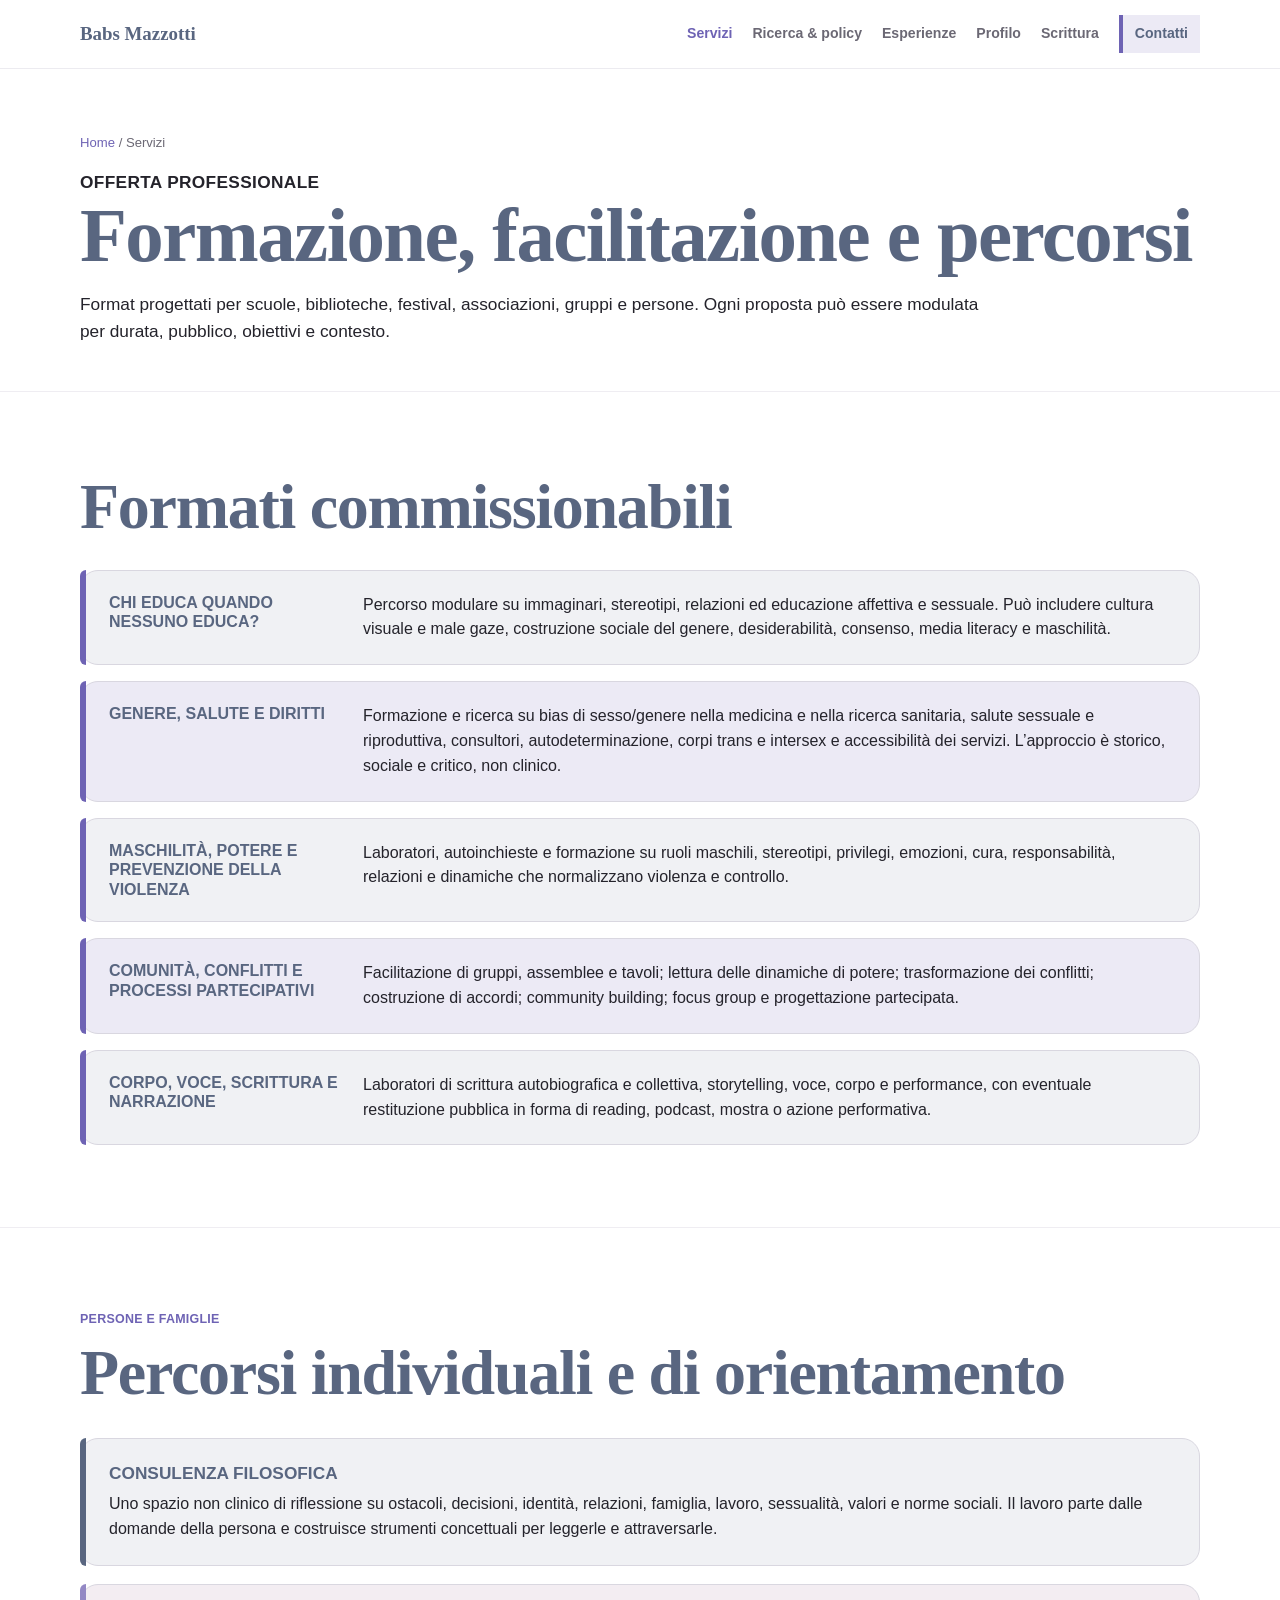
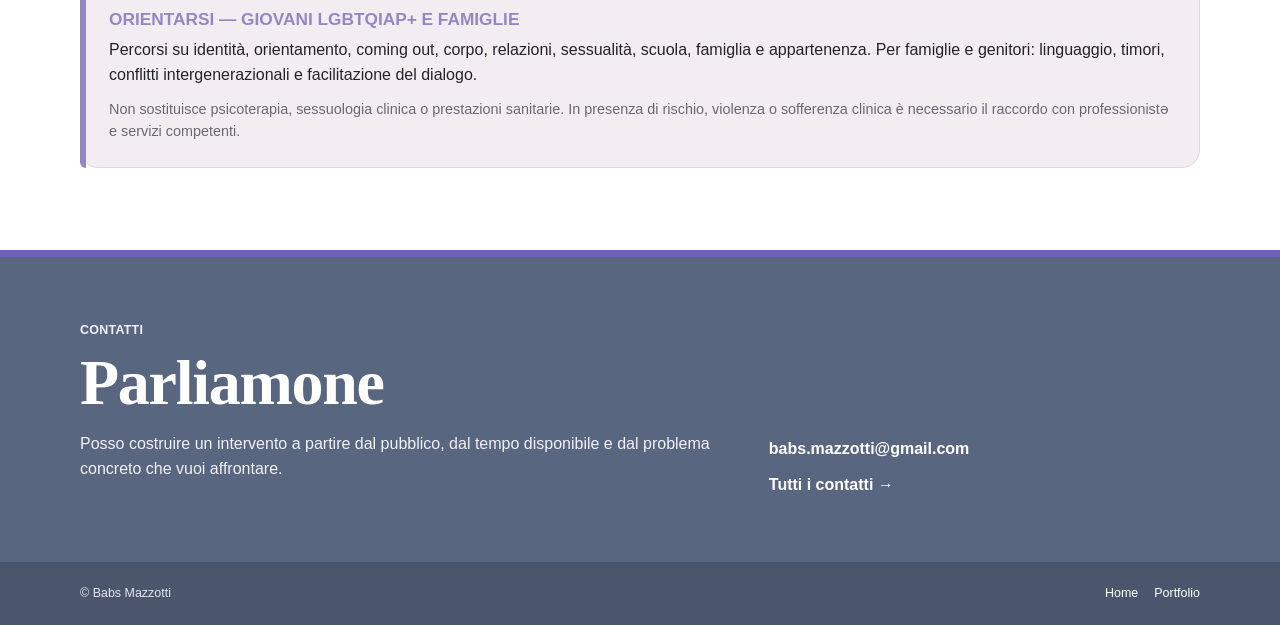
<file: servizi.html>
<!doctype html><html lang="it"><head><meta charset="utf-8"><meta name="viewport" content="width=device-width,initial-scale=1"><title>Servizi — Babs Mazzotti</title><meta name="description" content="Formazione, facilitazione, consulenza filosofica, percorsi LGBTQIAP+, educazione affettiva e sessuale e pratiche artistiche."><link rel="canonical" href="https://babsmazzotti.it/servizi.html"><link rel="stylesheet" href="styles.css"></head><body><a class="skip-link" href="#main">Vai al contenuto</a><header class="site-header"><div class="wrap nav-wrap"><a class="brand" href="index.html">Babs Mazzotti</a><nav class="main-nav"><a aria-current="page" href="servizi.html">Servizi</a><a href="ricerca-policy.html">Ricerca &amp; policy</a><a href="esperienze.html">Esperienze</a><a href="profilo.html">Profilo</a><a href="scrittura.html">Scrittura</a><a class="nav-cta" href="contatti.html">Contatti</a></nav></div></header><main id="main"><section class="page-hero"><div class="wrap"><div class="breadcrumb"><a href="index.html">Home</a> / Servizi</div><p class="eyebrow">Offerta professionale</p><h1>Formazione, facilitazione e percorsi</h1><p>Format progettati per scuole, biblioteche, festival, associazioni, gruppi e persone. Ogni proposta può essere modulata per durata, pubblico, obiettivi e contesto.</p></div></section><section class="section"><div class="wrap"><h2>Formati commissionabili</h2><div class="format-list"><article class="format-item"><h3>Chi educa quando nessuno educa?</h3><p>Percorso modulare su immaginari, stereotipi, relazioni ed educazione affettiva e sessuale. Può includere cultura visuale e male gaze, costruzione sociale del genere, desiderabilità, consenso, media literacy e maschilità.</p></article><article class="format-item"><h3>Genere, salute e diritti</h3><p>Formazione e ricerca su bias di sesso/genere nella medicina e nella ricerca sanitaria, salute sessuale e riproduttiva, consultori, autodeterminazione, corpi trans e intersex e accessibilità dei servizi. L’approccio è storico, sociale e critico, non clinico.</p></article><article class="format-item"><h3>Maschilità, potere e prevenzione della violenza</h3><p>Laboratori, autoinchieste e formazione su ruoli maschili, stereotipi, privilegi, emozioni, cura, responsabilità, relazioni e dinamiche che normalizzano violenza e controllo.</p></article><article class="format-item"><h3>Comunità, conflitti e processi partecipativi</h3><p>Facilitazione di gruppi, assemblee e tavoli; lettura delle dinamiche di potere; trasformazione dei conflitti; costruzione di accordi; community building; focus group e progettazione partecipata.</p></article><article class="format-item"><h3>Corpo, voce, scrittura e narrazione</h3><p>Laboratori di scrittura autobiografica e collettiva, storytelling, voce, corpo e performance, con eventuale restituzione pubblica in forma di reading, podcast, mostra o azione performativa.</p></article></div></div></section><section class="section soft" id="persone"><div class="wrap"><p class="eyebrow">Persone e famiglie</p><h2>Percorsi individuali e di orientamento</h2><div class="grid two"><article class="card"><h3>Consulenza filosofica</h3><p>Uno spazio non clinico di riflessione su ostacoli, decisioni, identità, relazioni, famiglia, lavoro, sessualità, valori e norme sociali. Il lavoro parte dalle domande della persona e costruisce strumenti concettuali per leggerle e attraversarle.</p></article><article class="card rose"><h3>Orientarsi — giovani LGBTQIAP+ e famiglie</h3><p>Percorsi su identità, orientamento, coming out, corpo, relazioni, sessualità, scuola, famiglia e appartenenza. Per famiglie e genitori: linguaggio, timori, conflitti intergenerazionali e facilitazione del dialogo.</p><p class="small">Non sostituisce psicoterapia, sessuologia clinica o prestazioni sanitarie. In presenza di rischio, violenza o sofferenza clinica è necessario il raccordo con professionistə e servizi competenti.</p></article></div></div></section></main><section class="contact-band"><div class="wrap contact-grid"><div><p class="eyebrow light">Contatti</p><h2>Parliamone</h2><p>Posso costruire un intervento a partire dal pubblico, dal tempo disponibile e dal problema concreto che vuoi affrontare.</p></div><div class="contact-links"><a href="mailto:babs.mazzotti@gmail.com">babs.mazzotti@gmail.com</a><a href="contatti.html">Tutti i contatti →</a></div></div></section><footer class="site-footer"><div class="wrap footer-wrap"><span>© Babs Mazzotti</span><div class="footer-links"><a href="index.html">Home</a><a href="docs/Babs_Mazzotti_Portfolio.pdf">Portfolio</a></div></div></footer></body></html>
</file>
<file: styles.css>
:root{
  --ink:#24232b;
  --muted:#6b6874;
  --violet:#6e63b4;
  --violet-soft:#9388c4;
  --slate:#596680;
  --slate-dark:#4d596f;
  --lav:#eceaf5;
  --pearl:#f0f1f4;
  --warm:#faf7f3;
  --rose:#f3edf2;
  --line:#d9d7e0;
  --white:#ffffff;
  --max:1120px;
  --sans:"Noto Sans",Arial,Helvetica,sans-serif;
  --serif:"Noto Serif",Georgia,"Times New Roman",serif;
}
*{box-sizing:border-box}
html{scroll-behavior:smooth}
body{margin:0;background:#fff;color:var(--ink);font-family:var(--sans);line-height:1.55;text-rendering:optimizeLegibility}
a{color:inherit}
img{display:block;max-width:100%}
.wrap{width:min(var(--max),calc(100% - 56px));margin-inline:auto}
.skip-link{position:absolute;left:-9999px}.skip-link:focus{left:16px;top:16px;z-index:1000;background:#fff;padding:10px 14px;border:2px solid var(--violet)}

/* header: deliberately restrained, like the portfolio footer/header system */
.site-header{position:sticky;top:0;z-index:80;background:rgba(255,255,255,.97);border-bottom:1px solid #ecebf0;backdrop-filter:blur(14px)}
.nav-wrap{min-height:68px;display:flex;align-items:center;justify-content:space-between;gap:26px}
.brand{font-family:var(--serif);font-weight:800;color:var(--slate);font-size:1.18rem;text-decoration:none;white-space:nowrap}
.main-nav{display:flex;align-items:center;gap:20px;flex-wrap:wrap;justify-content:flex-end}
.main-nav a{text-decoration:none;color:var(--muted);font-size:.88rem;font-weight:700}
.main-nav a:hover,.main-nav a:focus-visible,.main-nav a[aria-current="page"]{color:var(--violet)}
.nav-cta{border-left:4px solid var(--violet);padding:8px 12px;background:var(--lav);color:var(--slate)!important}

/* typography mirrors brochure */
.eyebrow{margin:0 0 10px;color:var(--violet);font-size:.78rem;letter-spacing:.02em;font-weight:900;text-transform:uppercase}
.eyebrow.light{color:#f1efff}
h1,h2{font-family:var(--serif);color:var(--slate);line-height:1.03;margin:0;letter-spacing:-.02em;font-weight:800}
h1{font-size:clamp(3.4rem,7vw,5.4rem)}
h2{font-size:clamp(2.55rem,5vw,4.05rem)}
h3{line-height:1.22;color:var(--slate)}
.section-intro{max-width:920px;color:var(--ink);font-size:1.08rem;margin:14px 0 0}

/* cover / home */
.hero{padding:34px 0 74px;background:#fff}
.hero-image{margin:0 0 54px;border:1px solid #d9d4ea;border-radius:24px;overflow:hidden;background:var(--pearl)}
.hero-image img{width:100%;height:clamp(300px,38vw,465px);object-fit:cover;object-position:center 48%}
.hero-copy{max-width:1000px}
.hero-role{margin:22px 0 0;color:var(--violet);font-size:clamp(1.22rem,2.2vw,1.58rem);line-height:1.3;font-weight:850}
.hero-role + .hero-role{margin-top:7px}
.hero-lead{max-width:970px;font-size:clamp(1.05rem,1.8vw,1.23rem);color:var(--muted);margin:28px 0 0;line-height:1.55}
.quote{margin:38px 0 0;background:var(--lav);border:1px solid #d7d3e1;border-left:7px solid var(--violet);padding:34px 40px;border-radius:20px;color:var(--slate)}
.quote .quote-main{display:block;font-family:var(--serif);font-size:clamp(1.42rem,2.6vw,2.05rem);line-height:1.28;font-weight:500}
.quote .quote-note{display:block;margin-top:12px;font-family:var(--sans);font-size:.99rem;line-height:1.5;color:var(--ink)}
.trust-strip{display:grid;grid-template-columns:repeat(3,1fr);gap:18px;margin:30px 0 0;background:transparent}
.trust-strip div{padding:24px 28px;border:1px solid var(--line);border-radius:18px;background:var(--pearl)}
.trust-strip div:nth-child(2){background:var(--warm)}
.trust-strip div:nth-child(3){background:var(--pearl)}
.trust-strip strong{display:block;color:var(--violet);font-size:1rem;font-weight:850}
.trust-strip span{display:block;color:var(--ink);font-size:.93rem;line-height:1.45;margin-top:12px}
.actions{display:flex;gap:12px;flex-wrap:wrap;margin:28px 0 0}
.button{display:inline-flex;align-items:center;justify-content:center;text-decoration:none;font-weight:800;padding:12px 17px;border:1px solid #cfcbd8;border-radius:9px;background:#fff;color:var(--slate);transition:.15s ease}
.button.primary{background:var(--slate);color:#fff;border-color:var(--slate)}
.button.secondary{background:#fff;color:var(--slate)}
.button:hover{border-color:var(--violet);color:var(--violet)}
.button.primary:hover{background:var(--slate-dark);color:#fff;border-color:var(--slate-dark)}
.cover-contact{margin-top:28px;background:var(--slate);color:#fff;border-left:7px solid var(--violet);border-radius:18px;padding:18px 28px;display:flex;justify-content:space-between;gap:18px;align-items:center;flex-wrap:wrap}
.cover-contact strong{text-transform:uppercase;letter-spacing:.02em}.cover-contact a{color:#fff;text-decoration:none}

/* sections adopt stacked editorial cards from brochure */
.section{padding:82px 0}
.section.soft{background:#fff}
.section.pearl{background:#fff}
.section + .section{border-top:1px solid #efedf2}
.editorial-list{display:grid;gap:18px;margin-top:32px}
.grid{display:grid;gap:18px;margin-top:32px}
.grid.three{grid-template-columns:1fr}
.grid.two{grid-template-columns:1fr}
.card{position:relative;padding:24px 26px 24px 28px;border:1px solid var(--line);border-radius:18px;background:var(--pearl);box-shadow:none}
.card:before{content:"";position:absolute;left:-1px;top:-1px;bottom:-1px;width:6px;background:var(--slate);border-radius:18px 0 0 18px}
.card.violet{background:var(--lav)}.card.violet:before{background:var(--violet)}
.card.slate{background:var(--pearl)}.card.slate:before{background:var(--slate)}
.card.rose{background:var(--rose)}.card.rose:before{background:var(--violet-soft)}
.card.warm{background:var(--warm)}.card.warm:before{background:var(--violet-soft)}
.card h3{margin:0 0 8px;font-size:1.08rem;text-transform:uppercase;color:var(--slate);font-weight:900}
.card.violet h3{color:var(--violet)}.card.rose h3{color:var(--violet-soft)}
.card p{margin:0 0 10px}.card p:last-child{margin-bottom:0}.card .small{font-size:.9rem;color:var(--muted)}
.card-link{display:inline-block;margin-top:10px;color:var(--violet);font-weight:800;text-decoration:none}.card-link:hover{text-decoration:underline}

/* case studies */
.case-list{display:grid;grid-template-columns:repeat(2,1fr);gap:18px;margin-top:32px}
.case{position:relative;padding:24px 26px 24px 28px;border:1px solid var(--line);border-radius:18px;background:var(--pearl)}
.case:nth-child(2n){background:var(--lav)}
.case:before{content:"";position:absolute;left:-1px;top:-1px;bottom:-1px;width:6px;background:var(--violet);border-radius:18px 0 0 18px}
.case time{font-size:.76rem;letter-spacing:.04em;font-weight:900;color:var(--violet)}
.case h3{margin:7px 0 8px;font-size:1.08rem;text-transform:uppercase}.case p{margin:0;color:var(--ink)}

/* internal pages */
.page-hero{padding:64px 0 46px;background:#fff;border-bottom:1px solid #efedf2}
.page-hero h1{font-size:clamp(3rem,6vw,4.8rem)}
.page-hero p{max-width:900px;color:var(--ink);font-size:1.08rem;margin:16px 0 0}
.breadcrumb{font-size:.82rem;color:var(--muted);margin-bottom:16px}.breadcrumb a{color:var(--violet);text-decoration:none}
.split{display:grid;grid-template-columns:minmax(0,1.25fr) minmax(280px,.75fr);gap:38px;align-items:start}
.sidebox{position:relative;background:var(--lav);padding:26px 28px;border:1px solid var(--line);border-radius:18px}
.sidebox:before{content:"";position:absolute;left:-1px;top:-1px;bottom:-1px;width:6px;background:var(--violet);border-radius:18px 0 0 18px}
.sidebox h3{margin:0 0 8px;color:var(--violet);text-transform:uppercase}.sidebox h3:not(:first-child){margin-top:24px}.sidebox p{margin:0;color:var(--ink)}
.format-list{display:grid;gap:16px;margin-top:30px}.format-item{position:relative;display:grid;grid-template-columns:230px 1fr;gap:24px;padding:22px 24px 22px 28px;border:1px solid var(--line);border-radius:18px;background:var(--pearl)}.format-item:nth-child(2n){background:var(--lav)}.format-item:before{content:"";position:absolute;left:-1px;top:-1px;bottom:-1px;width:6px;background:var(--violet);border-radius:18px 0 0 18px}.format-item h3{margin:0;font-size:1rem;text-transform:uppercase}.format-item p{margin:0;color:var(--ink)}
.degree{position:relative;margin:0 0 14px;padding:20px 22px 20px 28px;border:1px solid var(--line);border-radius:16px;background:var(--pearl)}.degree:before{content:"";position:absolute;left:-1px;top:-1px;bottom:-1px;width:5px;background:var(--violet);border-radius:16px 0 0 16px}.degree h3{margin:0 0 5px}.degree p{margin:5px 0;color:var(--ink)}
.link-list{display:grid;gap:14px;margin-top:30px}.link-item{position:relative;display:block;text-decoration:none;border:1px solid var(--line);padding:20px 22px 20px 28px;border-radius:16px;background:var(--pearl)}.link-item:before{content:"";position:absolute;left:-1px;top:-1px;bottom:-1px;width:5px;background:var(--violet);border-radius:16px 0 0 16px}.link-item:hover{border-color:#bbb4e1}.link-item strong{color:var(--slate)}.link-item span{display:block;color:var(--muted);font-size:.92rem;margin-top:4px}
.timeline{max-width:960px;margin-top:30px}.timeline details{border-top:1px solid var(--line)}.timeline details:last-child{border-bottom:1px solid var(--line)}.timeline summary{cursor:pointer;padding:18px 0;font-weight:850;color:var(--slate);list-style:none}.timeline summary::-webkit-details-marker{display:none}.timeline details>div{padding:0 0 18px}.timeline p{margin:8px 0;color:var(--ink)}
.cv-section{padding:30px 0;border-top:1px solid var(--line)}.cv-section h2{font-family:var(--sans);font-size:1.12rem;letter-spacing:0;text-transform:uppercase;color:var(--violet)}.cv-item{margin:17px 0}.cv-item h3{font-size:1rem;margin:0 0 4px;color:var(--ink)}.cv-item p{margin:4px 0;color:var(--muted)}.cv-compact{columns:2;column-gap:42px}.cv-compact p{break-inside:avoid;margin-top:0}
.notice{padding:16px 18px;border-radius:14px;background:var(--warm);border:1px solid var(--line);color:var(--muted);font-size:.92rem}

.contact-band{padding:64px 0;background:var(--slate);color:#fff;border-top:7px solid var(--violet)}
.contact-band h2{color:#fff}.contact-grid{display:grid;grid-template-columns:1.2fr .8fr;gap:42px;align-items:end}.contact-band p{color:#f2f0f5}.contact-links{display:flex;flex-direction:column;gap:11px}.contact-links a{color:#fff;text-decoration:none;font-weight:750}.contact-links a:hover{text-decoration:underline}.contact-links span{color:#eceaf5}
.site-footer{padding:22px 0;background:#4b566d;color:#e6e4ec;font-size:.78rem}.footer-wrap{display:flex;justify-content:space-between;gap:18px;flex-wrap:wrap}.footer-links{display:flex;gap:16px;flex-wrap:wrap}.footer-links a{text-decoration:none;color:#fff}
:focus-visible{outline:3px solid #b7afea;outline-offset:3px}

@media(max-width:930px){
  .main-nav a:not(.nav-cta){display:none}
  .case-list,.split,.contact-grid{grid-template-columns:1fr}
  .trust-strip{grid-template-columns:1fr}
  .format-item{grid-template-columns:1fr;gap:8px}
  .section{padding:64px 0}
  .cv-compact{columns:1}
}
@media(max-width:580px){
  .wrap{width:min(var(--max),calc(100% - 28px))}
  .nav-wrap{min-height:62px}
  .hero{padding-top:22px}
  .hero-image{border-radius:16px;margin-bottom:32px}.hero-image img{height:250px}
  h1{font-size:3.15rem}.hero-role{font-size:1.1rem}
  .quote{padding:25px 22px;border-radius:15px}
  .trust-strip{gap:12px}.trust-strip div{padding:20px 22px}
  .page-hero{padding:50px 0 34px}
  .card,.case,.format-item,.degree,.link-item{border-radius:14px}
  .cover-contact{padding:17px 20px;border-radius:14px}
  .contact-band{padding:54px 0}
}
@media print{.site-header,.site-footer,.actions,.contact-band,.breadcrumb{display:none!important}.page-hero,.section{padding:24px 0}.wrap{width:100%;max-width:none}.cv-section{break-inside:avoid}.cv-item{break-inside:avoid}body{font-size:10.5pt;color:#000}.cv-section h2{color:#000}.cv-item p{color:#222}}
@media(prefers-reduced-motion:reduce){html{scroll-behavior:auto}}
</file>
